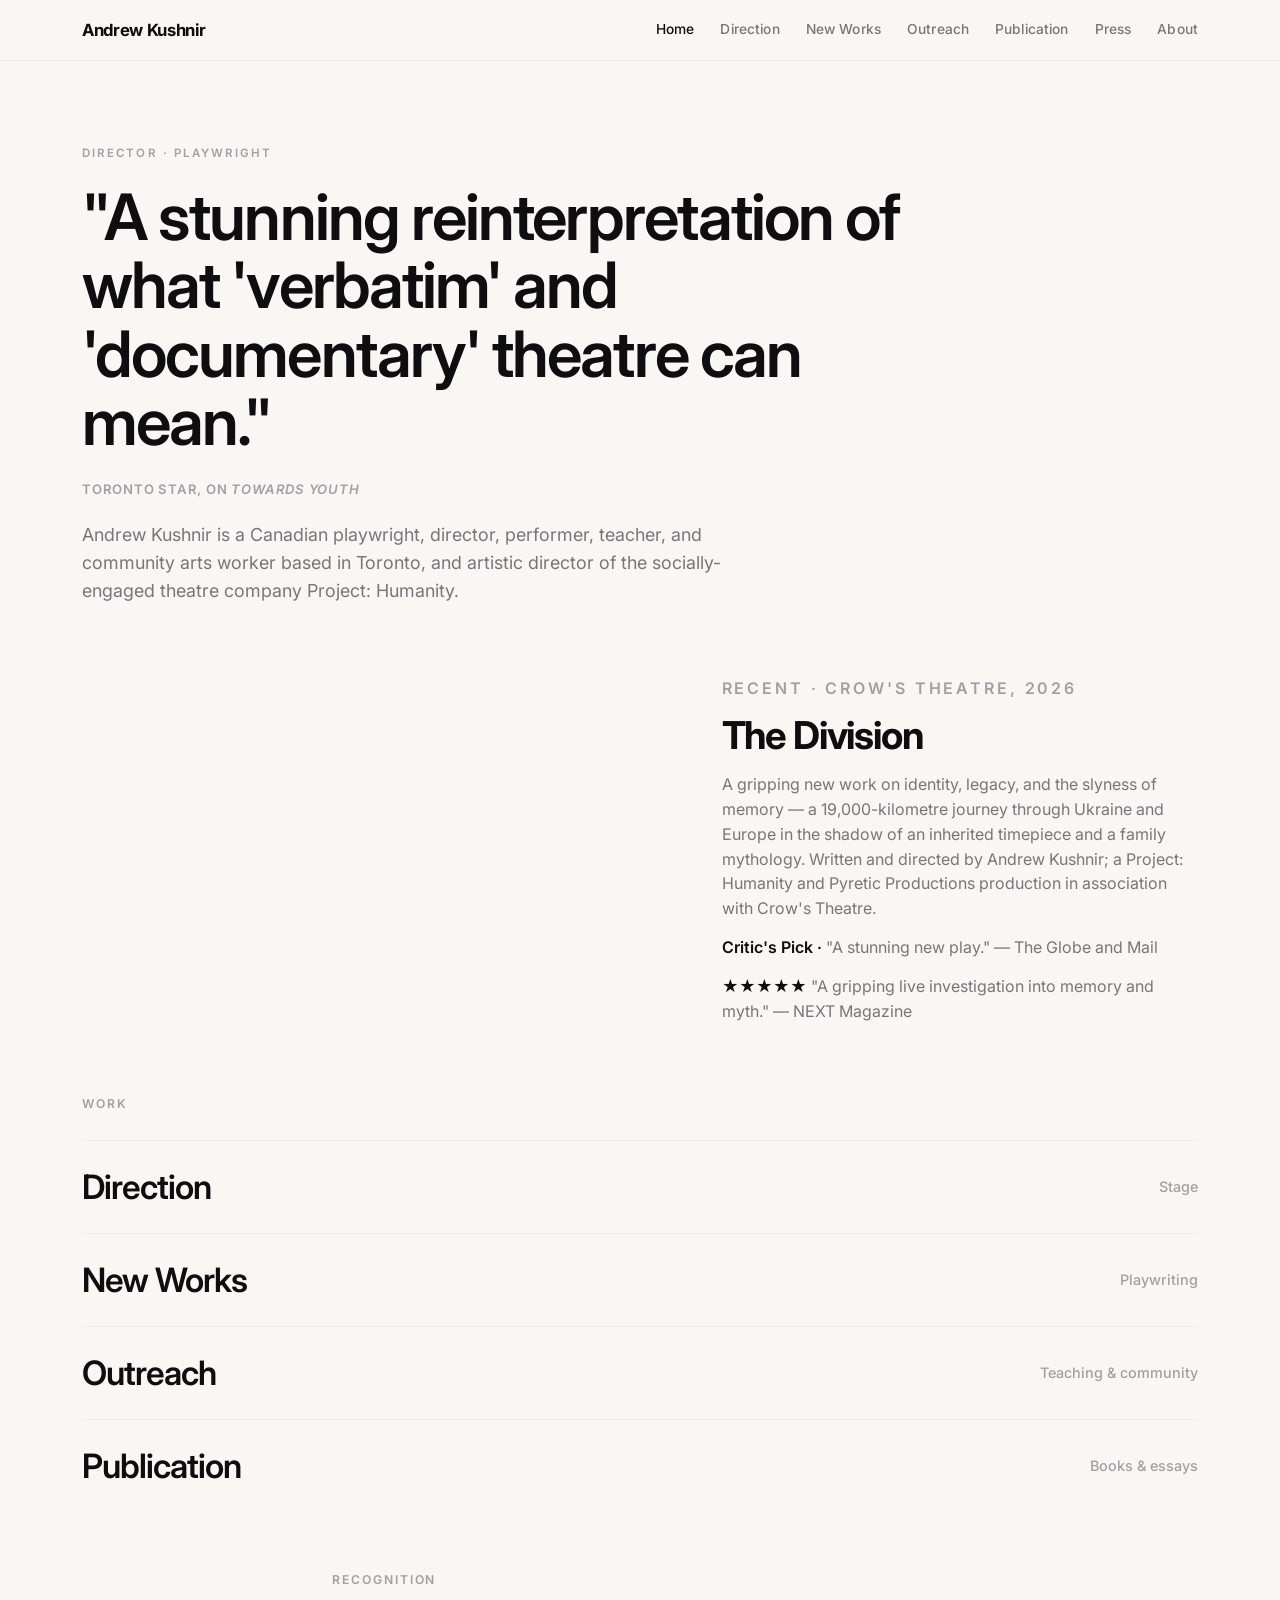
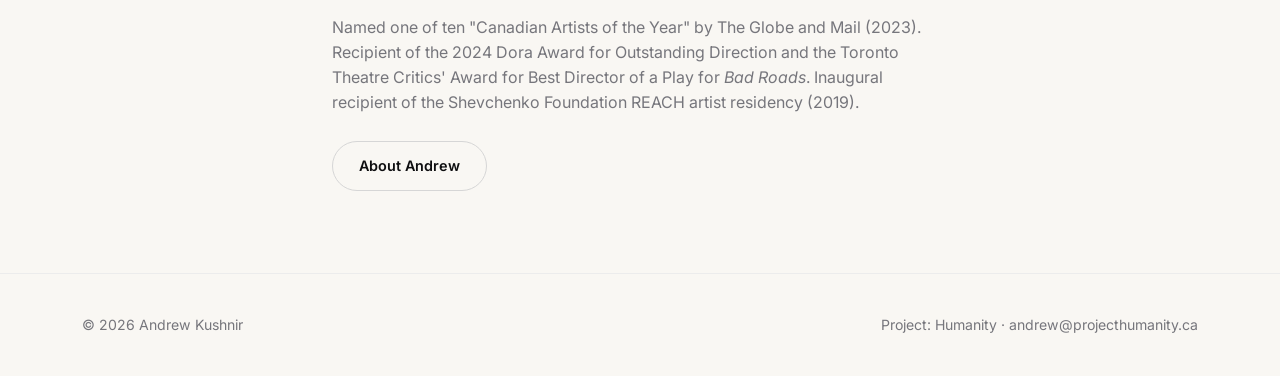
<file: index.html>
<!DOCTYPE html>
<html lang="en">
<head>
  <meta charset="UTF-8" />
  <meta name="viewport" content="width=device-width, initial-scale=1.0" />
  <title>Andrew Kushnir — Director &amp; Playwright</title>
  <meta name="description" content="Andrew Kushnir is a Toronto-based director, playwright, and documentary-theatre artist, and artistic director of Project: Humanity." />
  <link rel="canonical" href="https://www.kushnirandrew.com/" />
  <meta name="robots" content="index, follow" />
  <meta property="og:type" content="website" />
  <meta property="og:site_name" content="Andrew Kushnir" />
  <meta property="og:title" content="Andrew Kushnir — Director &amp; Playwright" />
  <meta property="og:description" content="Toronto-based director, playwright, and documentary-theatre artist; artistic director of Project: Humanity." />
  <meta property="og:url" content="https://www.kushnirandrew.com/" />
  <meta property="og:image" content="https://www.kushnirandrew.com/images/the-division/1-large.jpg" />
  <meta property="og:image:alt" content="Andrew Kushnir's The Division at Crow's Theatre — photo by Dahlia Katz" />
  <meta name="twitter:card" content="summary_large_image" />
  <meta name="twitter:title" content="Andrew Kushnir — Director &amp; Playwright" />
  <meta name="twitter:description" content="Toronto-based director, playwright, and documentary-theatre artist; artistic director of Project: Humanity." />
  <meta name="twitter:image" content="https://www.kushnirandrew.com/images/the-division/1-large.jpg" />
  <script type="application/ld+json">
  {
    "@context": "https://schema.org",
    "@type": "Person",
    "name": "Andrew Kushnir",
    "url": "https://www.kushnirandrew.com",
    "jobTitle": "Director and Playwright",
    "nationality": "Canadian",
    "image": "https://www.kushnirandrew.com/images/the-division/1-large.jpg",
    "homeLocation": { "@type": "Place", "name": "Toronto, Canada" },
    "worksFor": { "@type": "Organization", "name": "Project: Humanity", "url": "https://www.projecthumanity.ca" },
    "sameAs": [ "https://www.projecthumanity.ca" ]
  }
  </script>
  <link rel="stylesheet" href="styles.css" />
</head>
<body>
  <header class="site-header">
    <nav class="wrap nav">
      <a href="index.html" class="brand">Andrew Kushnir</a>
      <div class="nav-links">
        <a href="index.html" class="active">Home</a>
        <a href="direction.html">Direction</a>
        <a href="new-works.html">New Works</a>
        <a href="outreach.html">Outreach</a>
        <a href="publication.html">Publication</a>
        <a href="press.html">Press</a>
        <a href="about.html">About</a>
      </div>
    </nav>
  </header>

  <main>
    <section class="wrap hero">
      <p class="eyebrow">Director · Playwright</p>
      <h1 class="quote">"A stunning reinterpretation of what 'verbatim' and 'documentary' theatre can mean."</h1>
      <p class="lead" style="margin-bottom:22px;color:var(--faint);font-weight:600;font-size:0.82rem;letter-spacing:0.06em;text-transform:uppercase">Toronto Star, on <em>Towards Youth</em></p>
      <p class="lead">
        Andrew Kushnir is a Canadian playwright, director, performer, teacher, and
        community arts worker based in Toronto, and artistic director of the
        socially-engaged theatre company Project: Humanity.
      </p>
    </section>

    <!-- Featured / recent -->
    <section class="feature">
      <div class="wrap">
        <div style="padding:56.25% 0 0 0;position:relative;border-radius:4px;overflow:hidden;"><iframe src="https://player.vimeo.com/video/1213650444?badge=0&amp;autopause=0&amp;player_id=0&amp;app_id=58479" frameborder="0" allow="autoplay; fullscreen; picture-in-picture; clipboard-write; encrypted-media; web-share" referrerpolicy="strict-origin-when-cross-origin" style="position:absolute;top:0;left:0;width:100%;height:100%;" title="The Division 2026 Production Trailer"></iframe></div>
        <script src="https://player.vimeo.com/api/player.js"></script>
        <div>
          <p class="eyebrow">Recent · Crow's Theatre, 2026</p>
          <h2>The Division</h2>
          <p>
            A gripping new work on identity, legacy, and the slyness of memory — a
            19,000-kilometre journey through Ukraine and Europe in the shadow of an
            inherited timepiece and a family mythology. Written and directed by Andrew
            Kushnir; a Project: Humanity and Pyretic Productions production in
            association with Crow's Theatre.
          </p>
          <p class="stars">Critic's Pick · <span style="color:var(--muted);font-weight:400">"A stunning new play." — The Globe and Mail</span></p>
          <p class="stars">★★★★★ <span style="color:var(--muted);font-weight:400">"A gripping live investigation into memory and myth." — NEXT Magazine</span></p>
        </div>
      </div>
    </section>

    <section class="block">
      <div class="wrap">
        <h2 class="section-title">Work</h2>
        <ul class="index-list">
          <li><a href="direction.html">Direction <span class="meta">Stage</span></a></li>
          <li><a href="new-works.html">New Works <span class="meta">Playwriting</span></a></li>
          <li><a href="outreach.html">Outreach <span class="meta">Teaching &amp; community</span></a></li>
          <li><a href="publication.html">Publication <span class="meta">Books &amp; essays</span></a></li>
        </ul>
      </div>
    </section>

    <section class="block">
      <div class="wrap narrow">
        <h2 class="section-title">Recognition</h2>
        <p class="section-sub" style="margin-top:14px">
          Named one of ten "Canadian Artists of the Year" by The Globe and Mail (2023).
          Recipient of the 2024 Dora Award for Outstanding Direction and the Toronto
          Theatre Critics' Award for Best Director of a Play for <em>Bad Roads</em>.
          Inaugural recipient of the Shevchenko Foundation REACH artist residency (2019).
        </p>
        <a href="about.html" class="btn btn-ghost">About Andrew</a>
      </div>
    </section>
  </main>

  <footer class="site-footer">
    <div class="wrap footer-row">
      <span>© <span id="year"></span> Andrew Kushnir</span>
      <span>
        <a href="https://www.projecthumanity.ca">Project: Humanity</a> ·
        <a href="mailto:andrew@projecthumanity.ca">andrew@projecthumanity.ca</a>
      </span>
    </div>
  </footer>

  <script>document.getElementById('year').textContent = new Date().getFullYear();</script>
</body>
</html>
</file>
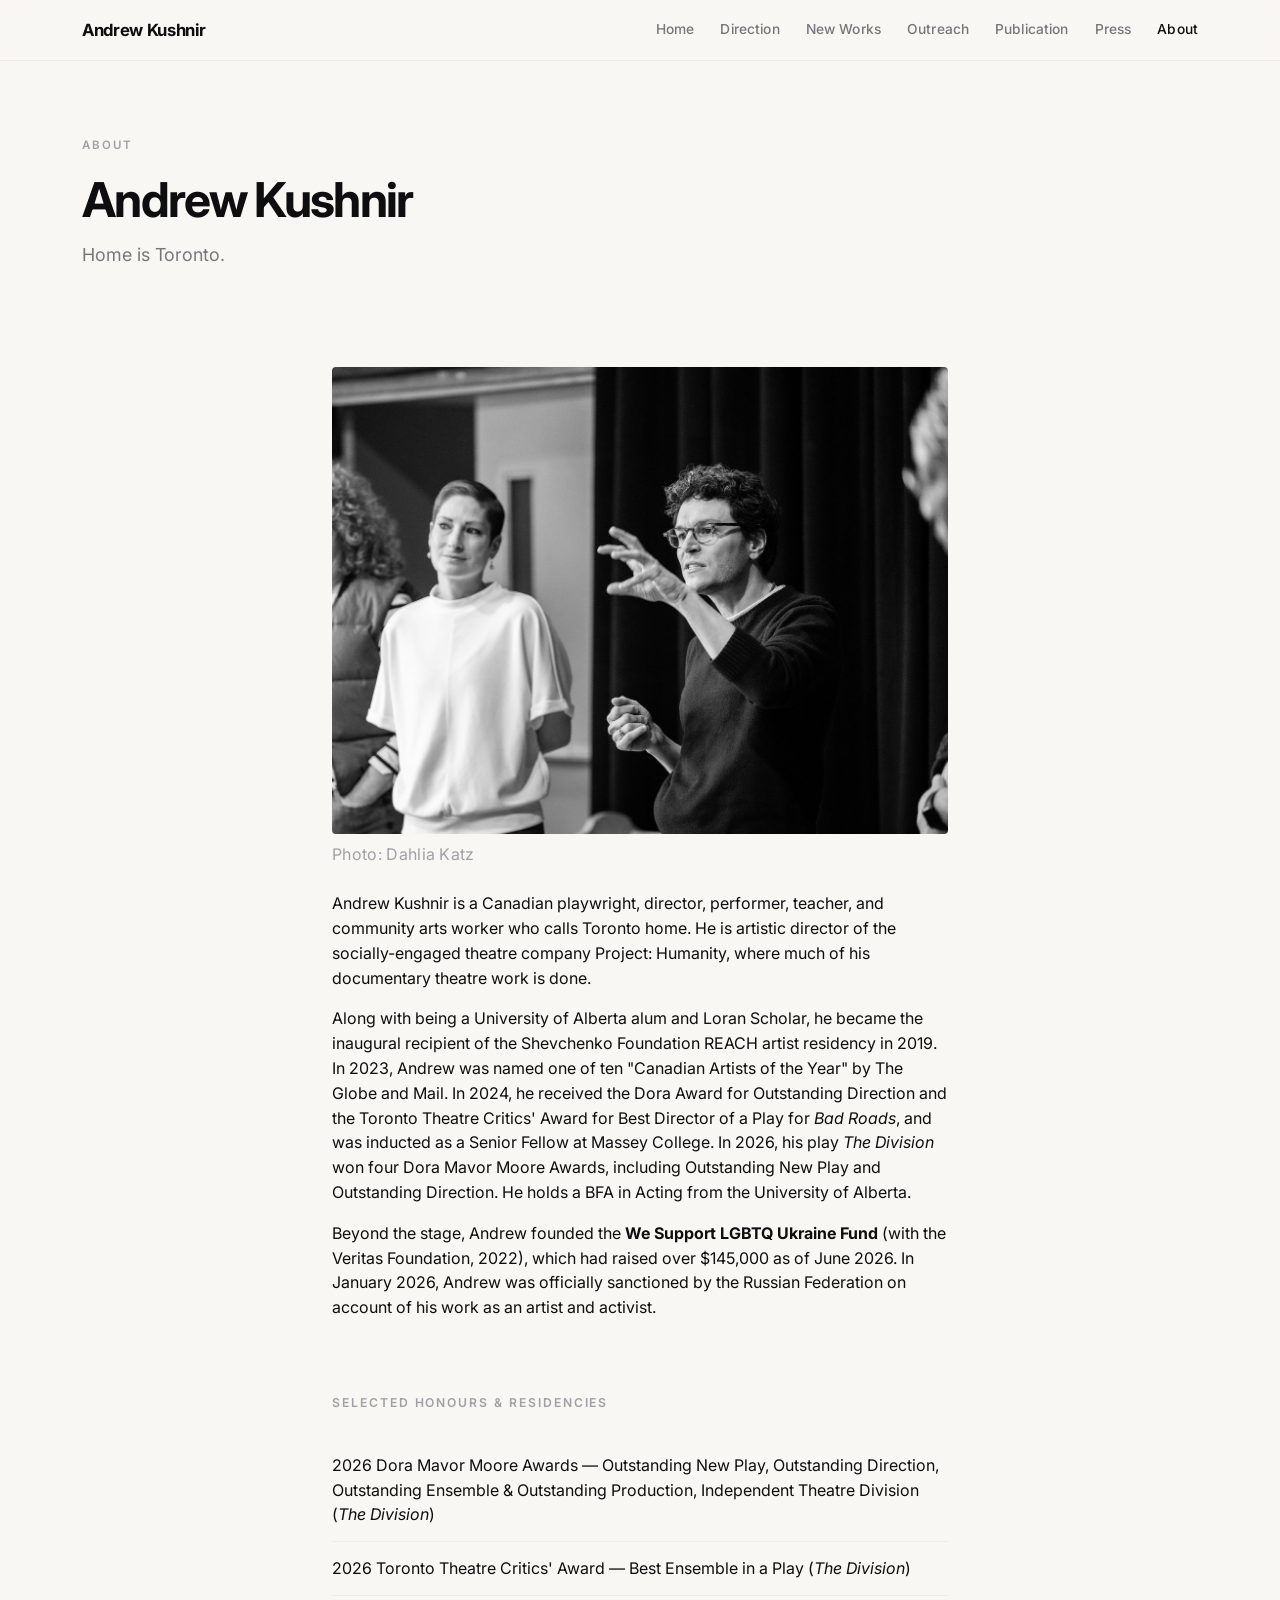
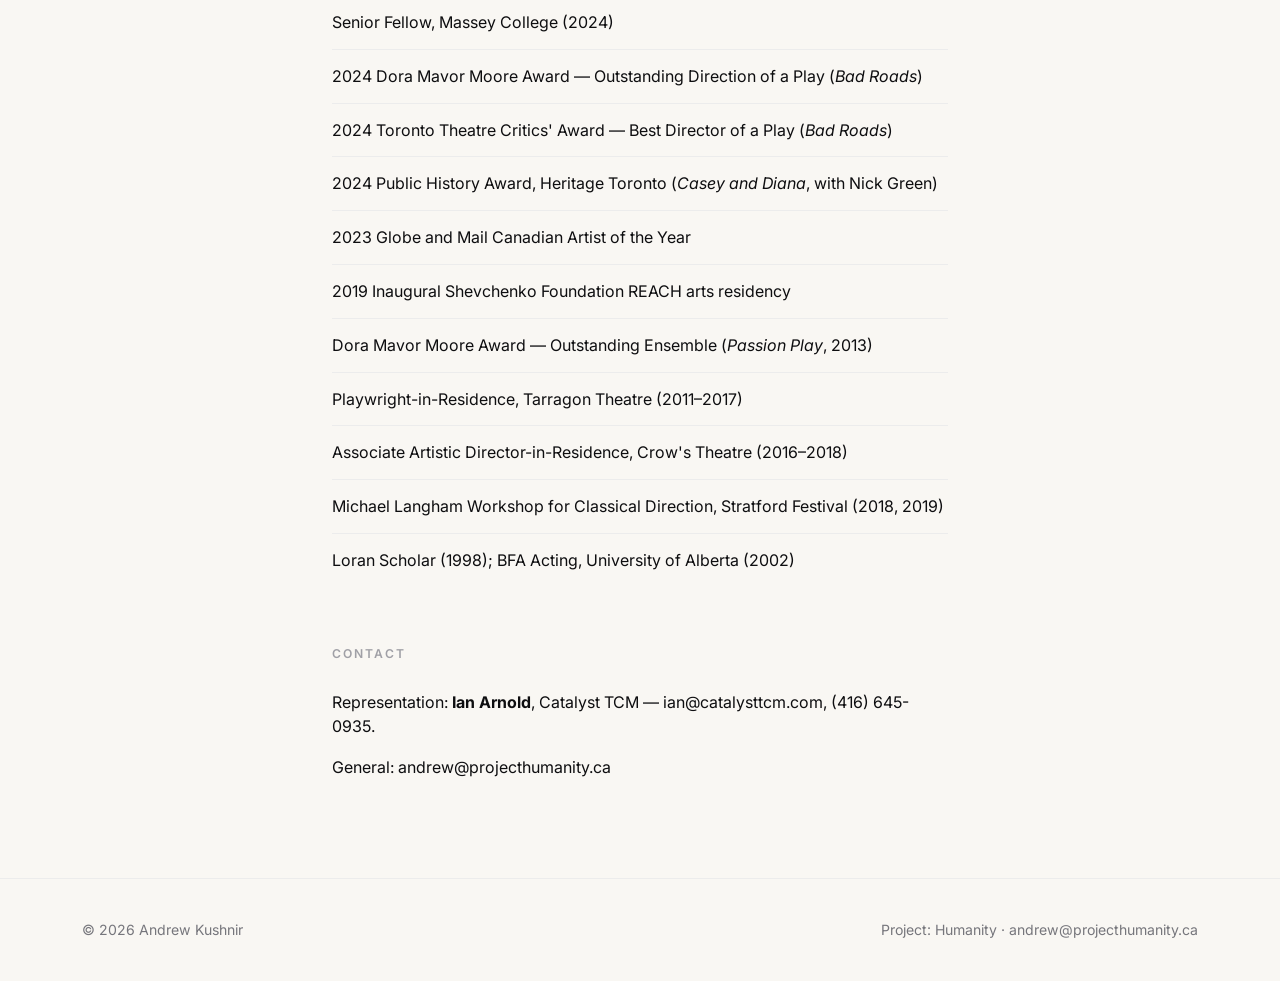
<file: about-1.html>
<!DOCTYPE html>
<html lang="en">
<head>
  <meta charset="UTF-8" />
  <title>Redirecting… — Andrew Kushnir</title>
  <link rel="canonical" href="https://www.kushnirandrew.com/about.html" />
  <meta http-equiv="refresh" content="0; url=/about.html" />
  <meta name="robots" content="noindex" />
  <script>location.replace("/about.html");</script>
</head>
<body style="font-family:-apple-system,Segoe UI,Roboto,Arial,sans-serif;padding:40px">
  This page has moved. Redirecting to <a href="/about.html">/about.html</a>…
</body>
</html>
</file>
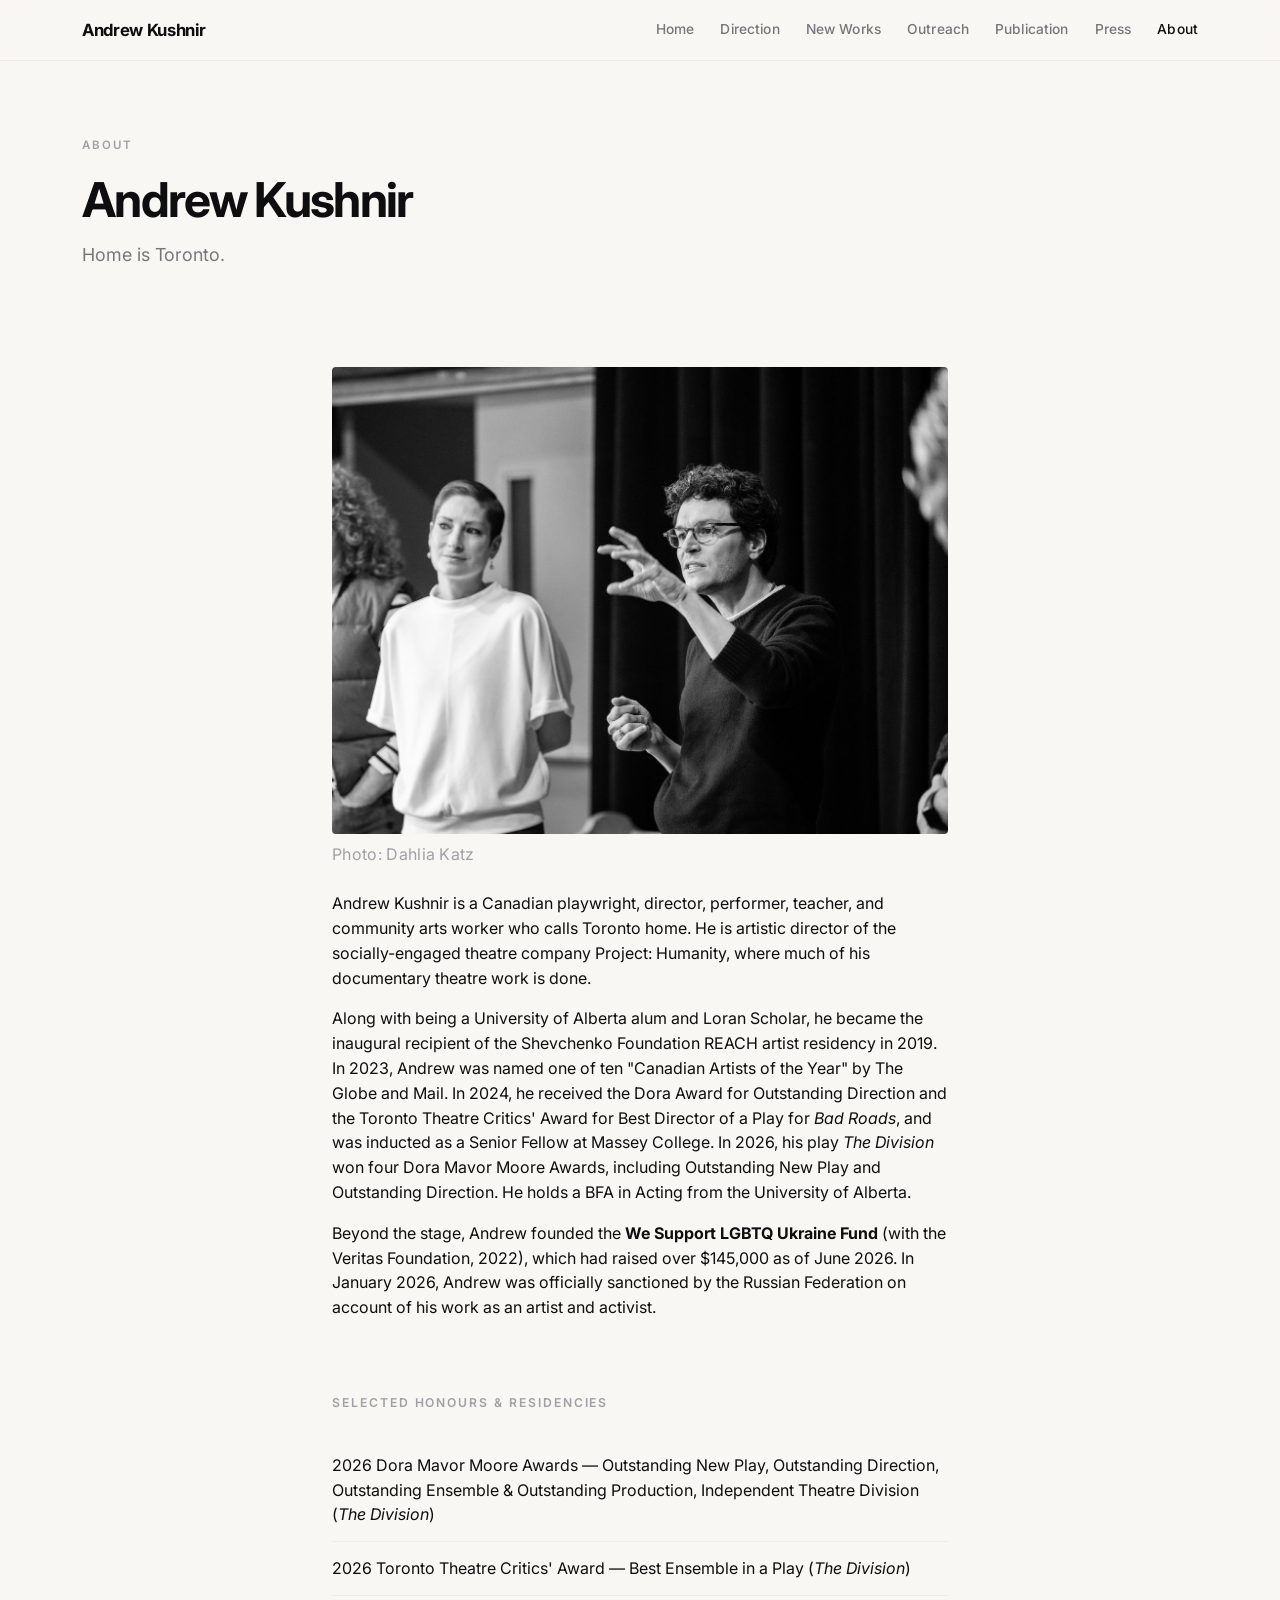
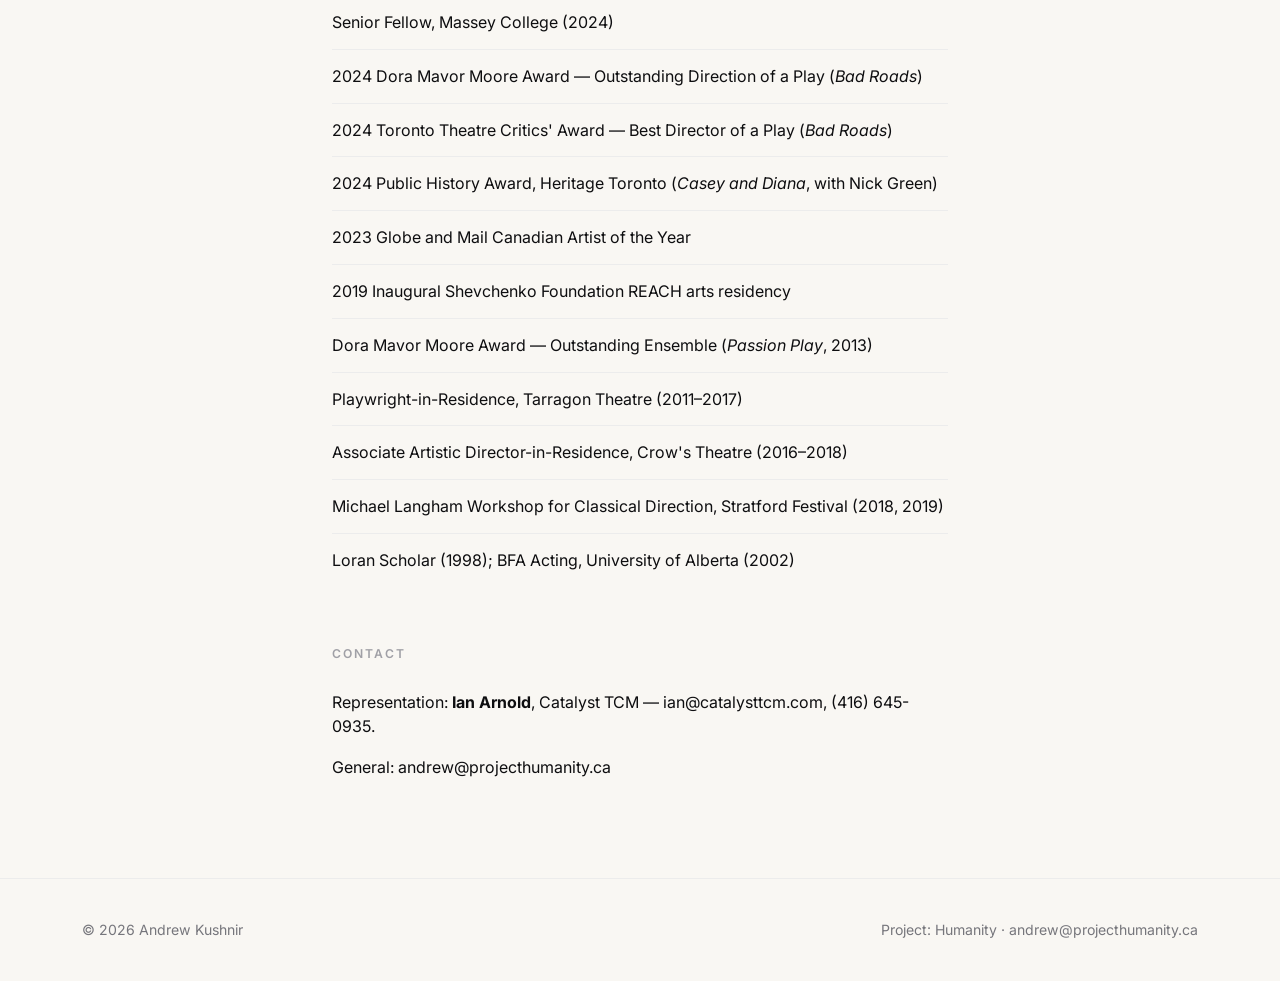
<file: about.html>
<!DOCTYPE html>
<html lang="en">
<head>
  <meta charset="UTF-8" />
  <meta name="viewport" content="width=device-width, initial-scale=1.0" />
  <title>About — Andrew Kushnir</title>
  <meta name="description" content="About Andrew Kushnir — Toronto-based director, playwright, performer, teacher, and artistic director of Project: Humanity." />
  <link rel="canonical" href="https://www.kushnirandrew.com/about.html" />
  <meta name="robots" content="index, follow" />
  <meta property="og:type" content="profile" />
  <meta property="og:site_name" content="Andrew Kushnir" />
  <meta property="og:title" content="About — Andrew Kushnir" />
  <meta property="og:description" content="Toronto-based director, playwright, performer, teacher, and artistic director of Project: Humanity." />
  <meta property="og:url" content="https://www.kushnirandrew.com/about.html" />
  <meta property="og:image" content="https://www.kushnirandrew.com/images/the-division/1-large.jpg" />
  <meta property="og:image:alt" content="Andrew Kushnir's The Division at Crow's Theatre — photo by Dahlia Katz" />
  <meta name="twitter:card" content="summary_large_image" />
  <meta name="twitter:title" content="About — Andrew Kushnir" />
  <meta name="twitter:description" content="Toronto-based director, playwright, performer, teacher, and artistic director of Project: Humanity." />
  <meta name="twitter:image" content="https://www.kushnirandrew.com/images/the-division/1-large.jpg" />
  <script type="application/ld+json">
  {
    "@context": "https://schema.org",
    "@type": "Person",
    "name": "Andrew Kushnir",
    "url": "https://www.kushnirandrew.com",
    "jobTitle": "Director and Playwright",
    "nationality": "Canadian",
    "image": "https://www.kushnirandrew.com/images/the-division/1-large.jpg",
    "homeLocation": { "@type": "Place", "name": "Toronto, Canada" },
    "alumniOf": { "@type": "CollegeOrUniversity", "name": "University of Alberta" },
    "worksFor": { "@type": "Organization", "name": "Project: Humanity", "url": "https://www.projecthumanity.ca" },
    "sameAs": [ "https://www.projecthumanity.ca" ]
  }
  </script>
  <link rel="stylesheet" href="styles.css" />
</head>
<body>
  <header class="site-header">
    <nav class="wrap nav">
      <a href="index.html" class="brand">Andrew Kushnir</a>
      <div class="nav-links">
        <a href="index.html">Home</a>
        <a href="direction.html">Direction</a>
        <a href="new-works.html">New Works</a>
        <a href="outreach.html">Outreach</a>
        <a href="publication.html">Publication</a>
        <a href="press.html">Press</a>
        <a href="about.html" class="active">About</a>
      </div>
    </nav>
  </header>

  <main>
    <section class="page-hero">
      <div class="wrap">
        <p class="eyebrow">About</p>
        <h1>Andrew Kushnir</h1>
        <p class="lead">Home is Toronto.</p>
      </div>
    </section>

    <section class="block">
      <div class="wrap narrow prose">
        <img src="andrew-about.jpg" alt="Andrew Kushnir in rehearsal — photo by Dahlia Katz" style="border-radius:4px;margin-bottom:8px" />
        <p class="photo-credit">Photo: Dahlia Katz</p>
        <p>
          Andrew Kushnir is a Canadian playwright, director, performer, teacher, and
          community arts worker who calls Toronto home. He is artistic director of the
          socially-engaged theatre company <a href="https://www.projecthumanity.ca">Project: Humanity</a>,
          where much of his documentary theatre work is done.
        </p>
        <p>
          Along with being a University of Alberta alum and Loran Scholar, he became the
          inaugural recipient of the Shevchenko Foundation REACH artist residency in 2019.
          In 2023, Andrew was named one of ten "Canadian Artists of the Year" by The Globe
          and Mail. In 2024, he received the Dora Award for Outstanding Direction and the
          Toronto Theatre Critics' Award for Best Director of a Play for <em>Bad Roads</em>,
          and was inducted as a Senior Fellow at Massey College. In 2026, his play
          <em>The Division</em> won four Dora Mavor Moore Awards, including Outstanding
          New Play and Outstanding Direction. He holds a BFA in Acting from the University
          of Alberta.
        </p>
        <p>
          Beyond the stage, Andrew founded the <strong>We Support LGBTQ Ukraine Fund</strong>
          (with the Veritas Foundation, 2022), which had raised over $145,000 as of June 2026.
          In January 2026, Andrew was officially sanctioned by the Russian Federation on
          account of his work as an artist and activist.
        </p>
      </div>
    </section>

    <section class="block">
      <div class="wrap narrow">
        <h2 class="section-title">Selected honours &amp; residencies</h2>
        <ul class="linklist">
          <li>2026 Dora Mavor Moore Awards — Outstanding New Play, Outstanding Direction, Outstanding Ensemble &amp; Outstanding Production, Independent Theatre Division (<em>The Division</em>)</li>
          <li>2026 Toronto Theatre Critics' Award — Best Ensemble in a Play (<em>The Division</em>)</li>
          <li>Senior Fellow, Massey College (2024)</li>
          <li>2024 Dora Mavor Moore Award — Outstanding Direction of a Play (<em>Bad Roads</em>)</li>
          <li>2024 Toronto Theatre Critics' Award — Best Director of a Play (<em>Bad Roads</em>)</li>
          <li>2024 Public History Award, Heritage Toronto (<em>Casey and Diana</em>, with Nick Green)</li>
          <li>2023 Globe and Mail Canadian Artist of the Year</li>
          <li>2019 Inaugural Shevchenko Foundation REACH arts residency</li>
          <li>Dora Mavor Moore Award — Outstanding Ensemble (<em>Passion Play</em>, 2013)</li>
          <li>Playwright-in-Residence, Tarragon Theatre (2011–2017)</li>
          <li>Associate Artistic Director-in-Residence, Crow's Theatre (2016–2018)</li>
          <li>Michael Langham Workshop for Classical Direction, Stratford Festival (2018, 2019)</li>
          <li>Loran Scholar (1998); BFA Acting, University of Alberta (2002)</li>
        </ul>
      </div>
    </section>

    <section class="block">
      <div class="wrap narrow prose">
        <h2 class="section-title">Contact</h2>
        <p style="margin-top:14px">
          Representation: <strong>Ian Arnold</strong>, Catalyst TCM —
          <a href="mailto:ian@catalysttcm.com">ian@catalysttcm.com</a>, (416) 645-0935.
        </p>
        <p>General: <a href="mailto:andrew@projecthumanity.ca">andrew@projecthumanity.ca</a></p>
      </div>
    </section>
  </main>

  <footer class="site-footer">
    <div class="wrap footer-row">
      <span>© <span id="year"></span> Andrew Kushnir</span>
      <span>
        <a href="https://www.projecthumanity.ca">Project: Humanity</a> ·
        <a href="mailto:andrew@projecthumanity.ca">andrew@projecthumanity.ca</a>
      </span>
    </div>
  </footer>

  <script>document.getElementById('year').textContent = new Date().getFullYear();</script>
</body>
</html>
</file>
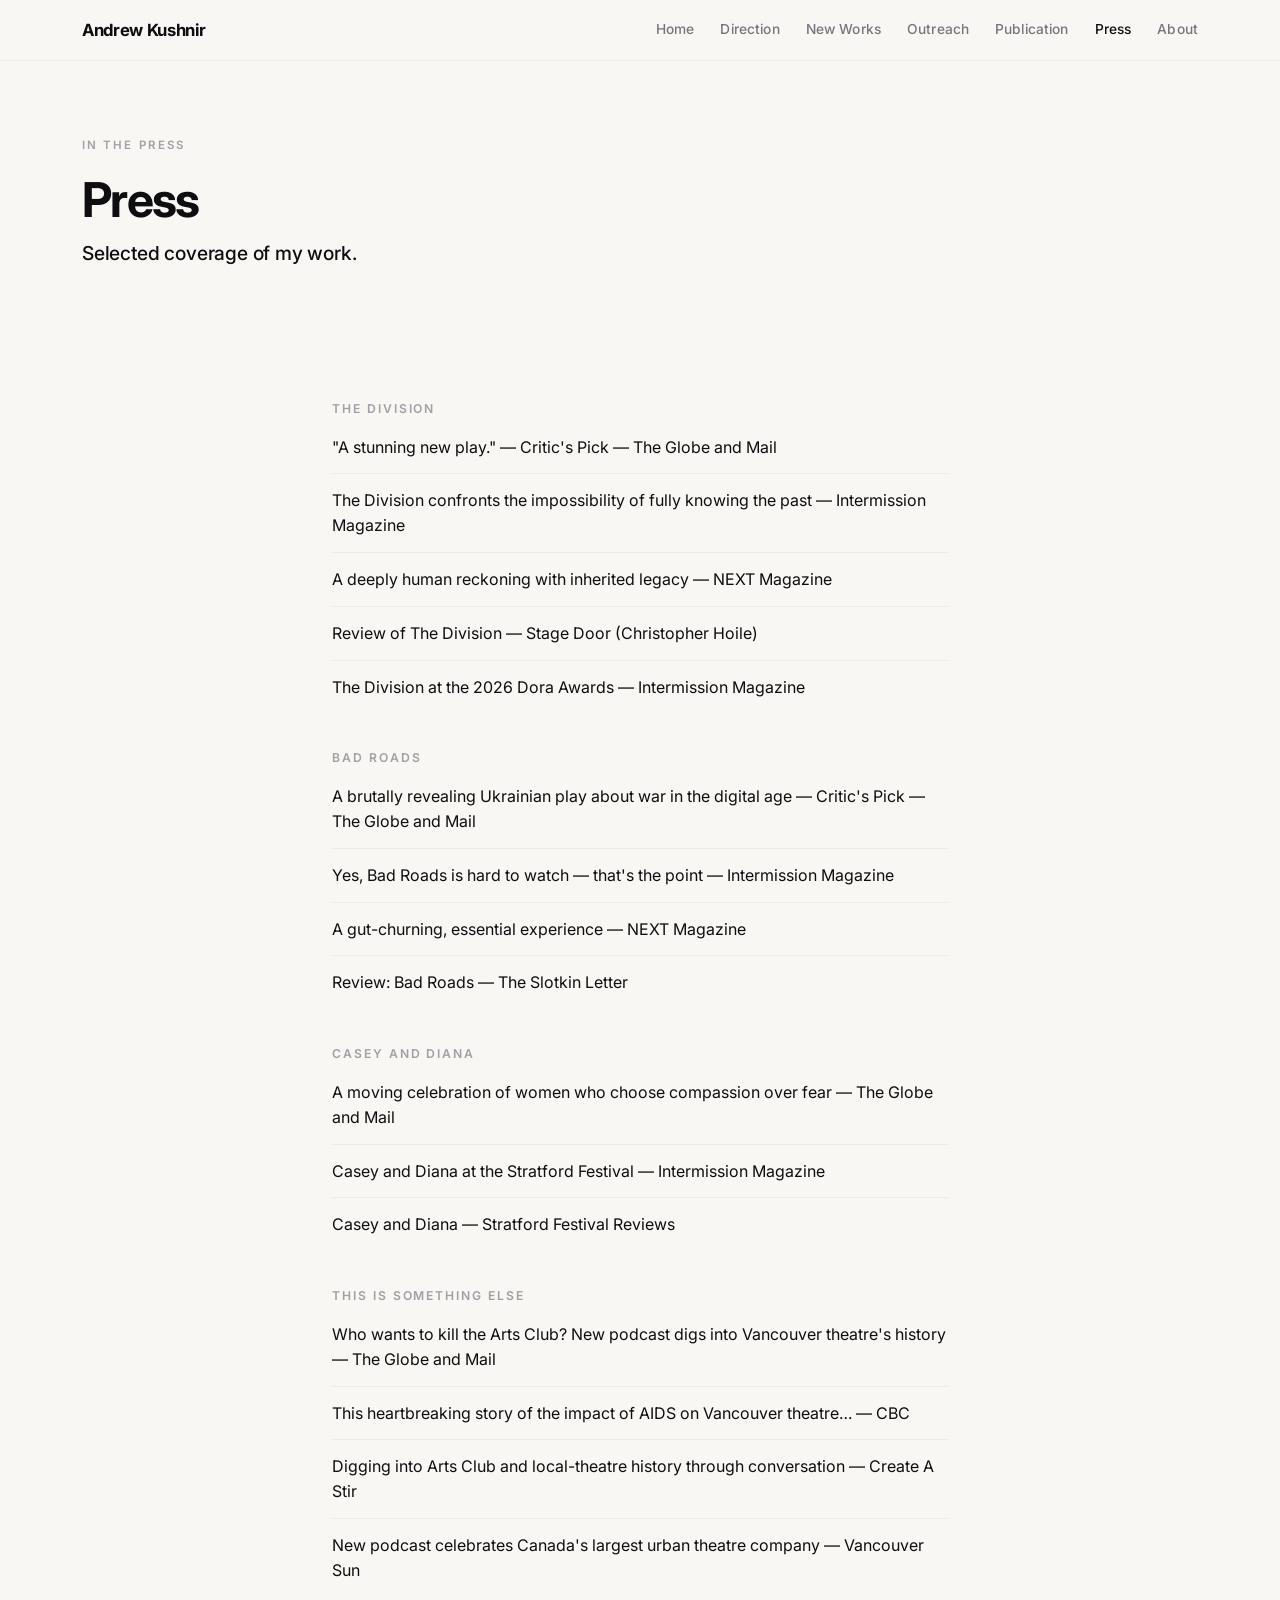
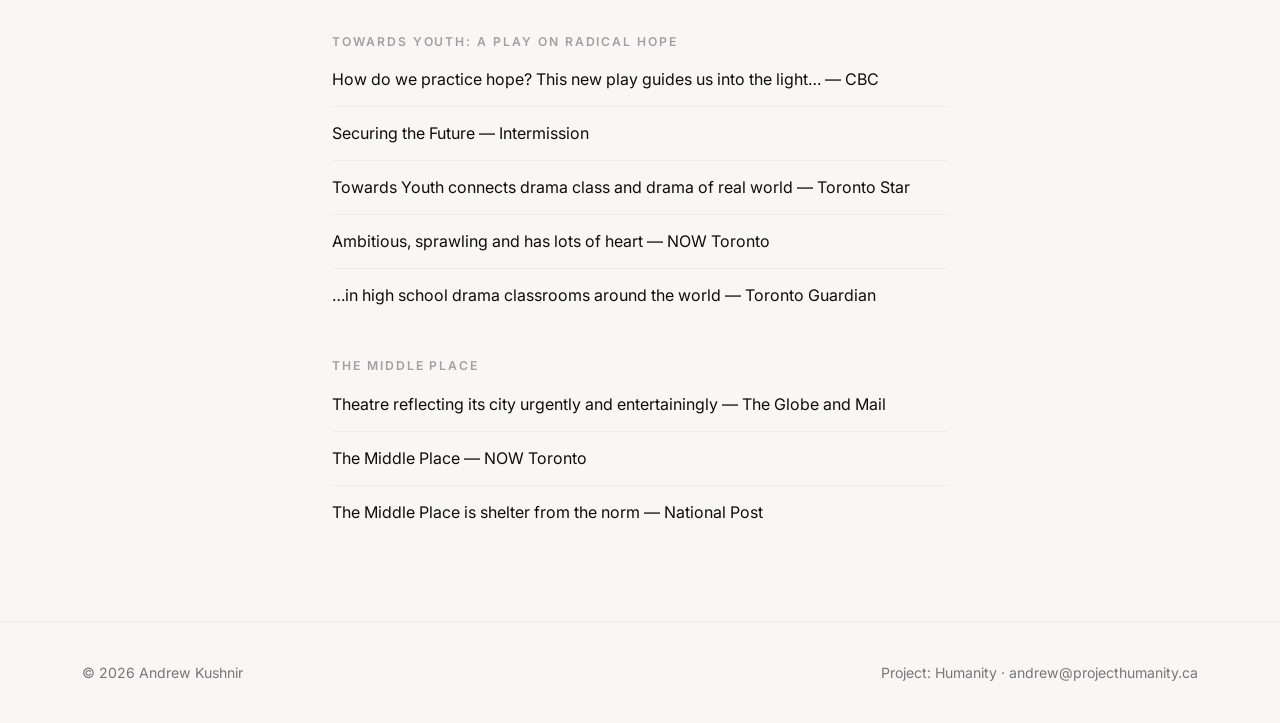
<file: inthepress.html>
<!DOCTYPE html>
<html lang="en">
<head>
  <meta charset="UTF-8" />
  <title>Redirecting… — Andrew Kushnir</title>
  <link rel="canonical" href="https://www.kushnirandrew.com/press.html" />
  <meta http-equiv="refresh" content="0; url=/press.html" />
  <meta name="robots" content="noindex" />
  <script>location.replace("/press.html");</script>
</head>
<body style="font-family:-apple-system,Segoe UI,Roboto,Arial,sans-serif;padding:40px">
  This page has moved. Redirecting to <a href="/press.html">/press.html</a>…
</body>
</html>
</file>
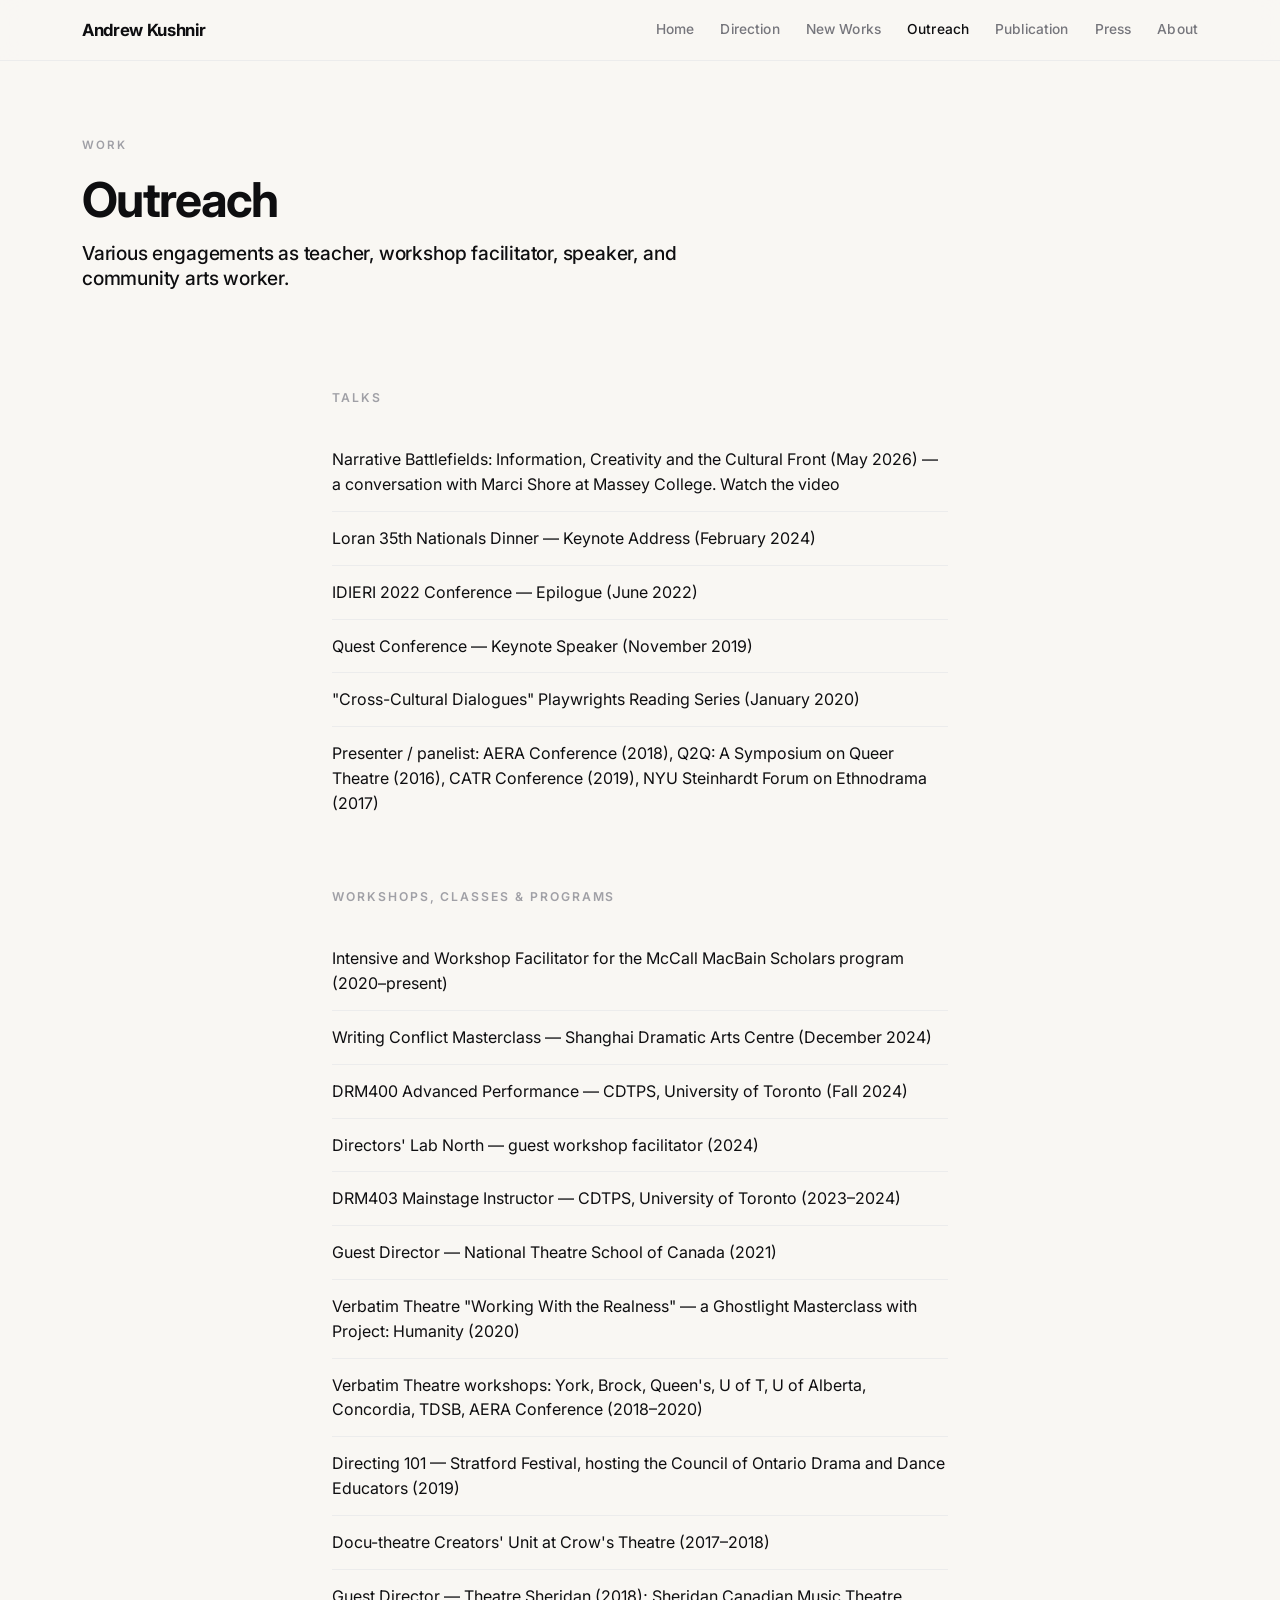
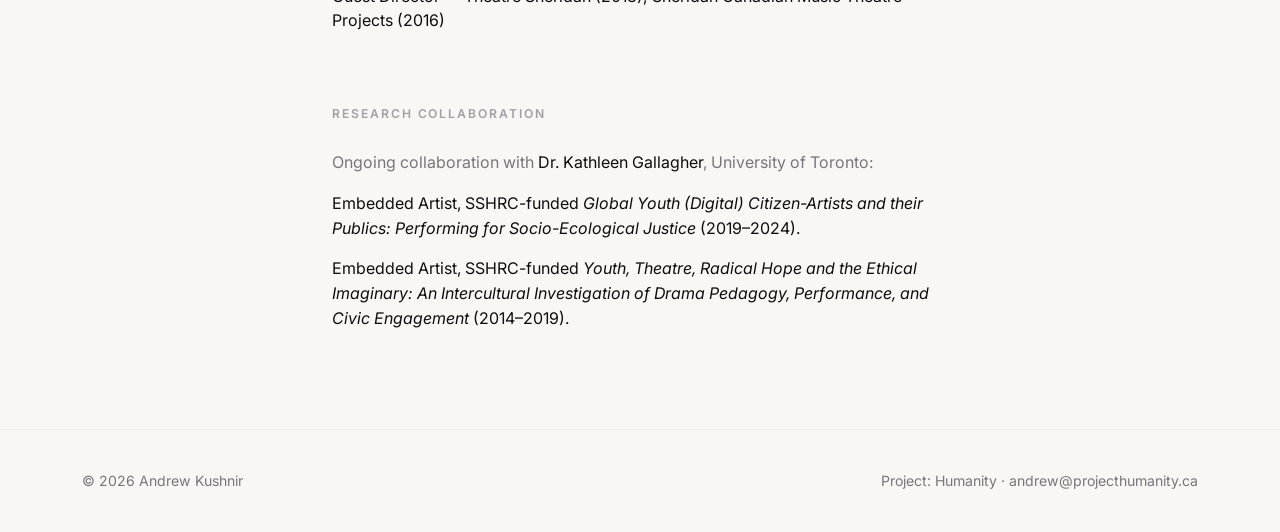
<file: outreach.html>
<!DOCTYPE html>
<html lang="en">
<head>
  <meta charset="UTF-8" />
  <meta name="viewport" content="width=device-width, initial-scale=1.0" />
  <title>Outreach — Andrew Kushnir</title>
  <meta name="description" content="Andrew Kushnir's work as a teacher, workshop facilitator, speaker, and community arts worker — talks, classes, and research with Dr. Kathleen Gallagher." />
  <link rel="canonical" href="https://www.kushnirandrew.com/outreach.html" />
  <meta name="robots" content="index, follow" />
  <meta property="og:type" content="website" />
  <meta property="og:site_name" content="Andrew Kushnir" />
  <meta property="og:title" content="Outreach — Andrew Kushnir" />
  <meta property="og:description" content="Andrew Kushnir's teaching, workshops, talks, and community arts work." />
  <meta property="og:url" content="https://www.kushnirandrew.com/outreach.html" />
  <meta property="og:image" content="https://www.kushnirandrew.com/images/the-division/1-large.jpg" />
  <meta property="og:image:alt" content="Andrew Kushnir's The Division at Crow's Theatre — photo by Dahlia Katz" />
  <meta name="twitter:card" content="summary_large_image" />
  <meta name="twitter:title" content="Outreach — Andrew Kushnir" />
  <meta name="twitter:description" content="Andrew Kushnir's teaching, workshops, talks, and community arts work." />
  <meta name="twitter:image" content="https://www.kushnirandrew.com/images/the-division/1-large.jpg" />
  <link rel="stylesheet" href="styles.css" />
</head>
<body>
  <header class="site-header">
    <nav class="wrap nav">
      <a href="index.html" class="brand">Andrew Kushnir</a>
      <div class="nav-links">
        <a href="index.html">Home</a>
        <a href="direction.html">Direction</a>
        <a href="new-works.html">New Works</a>
        <a href="outreach.html" class="active">Outreach</a>
        <a href="publication.html">Publication</a>
        <a href="press.html">Press</a>
        <a href="about.html">About</a>
      </div>
    </nav>
  </header>

  <main>
    <section class="page-hero">
      <div class="wrap">
        <p class="eyebrow">Work</p>
        <h1>Outreach</h1>
        <p class="intro">Various engagements as teacher, workshop facilitator, speaker, and community arts worker.</p>
      </div>
    </section>

    <section class="block">
      <div class="wrap narrow">
        <h2 class="section-title">Talks</h2>
        <ul class="linklist">
          <li>Narrative Battlefields: Information, Creativity and the Cultural Front (May 2026) — a conversation with Marci Shore at Massey College. <a href="https://youtu.be/jfM938KbqU8">Watch the video</a></li>
          <li>Loran 35th Nationals Dinner — Keynote Address (February 2024)</li>
          <li>IDIERI 2022 Conference — Epilogue (June 2022)</li>
          <li><a href="http://www.questconference.ca/keynote-speakers/">Quest Conference</a> — Keynote Speaker (November 2019)</li>
          <li><a href="https://www.uregina.ca/arts/english/Playwright%20Reading%20Series.html">"Cross-Cultural Dialogues" Playwrights Reading Series</a> (January 2020)</li>
          <li>Presenter / panelist: AERA Conference (2018), Q2Q: A Symposium on Queer Theatre (2016), CATR Conference (2019), NYU Steinhardt Forum on Ethnodrama (2017)</li>
        </ul>
      </div>
    </section>

    <section class="block">
      <div class="wrap narrow">
        <h2 class="section-title">Workshops, classes &amp; programs</h2>
        <ul class="linklist">
          <li>Intensive and Workshop Facilitator for the <a href="https://mccallmacbainscholars.org">McCall MacBain Scholars</a> program (2020–present)</li>
          <li>Writing Conflict Masterclass — Shanghai Dramatic Arts Centre (December 2024)</li>
          <li>DRM400 Advanced Performance — CDTPS, University of Toronto (Fall 2024)</li>
          <li>Directors' Lab North — guest workshop facilitator (2024)</li>
          <li>DRM403 Mainstage Instructor — CDTPS, University of Toronto (2023–2024)</li>
          <li>Guest Director — National Theatre School of Canada (2021)</li>
          <li>Verbatim Theatre "Working With the Realness" — a Ghostlight Masterclass with Project: Humanity (2020)</li>
          <li>Verbatim Theatre workshops: York, Brock, Queen's, U of T, U of Alberta, Concordia, TDSB, AERA Conference (2018–2020)</li>
          <li>Directing 101 — Stratford Festival, hosting the Council of Ontario Drama and Dance Educators (2019)</li>
          <li>Docu-theatre Creators' Unit at Crow's Theatre (2017–2018)</li>
          <li>Guest Director — Theatre Sheridan (2018); Sheridan Canadian Music Theatre Projects (2016)</li>
        </ul>
      </div>
    </section>

    <section class="block">
      <div class="wrap narrow prose">
        <h2 class="section-title">Research collaboration</h2>
        <p class="section-sub" style="margin-top:14px">Ongoing collaboration with <a href="https://www.oise.utoronto.ca/ctl/Faculty_Profiles/1227/Kathleen_Marie_Gallagher.html">Dr. Kathleen Gallagher</a>, University of Toronto:</p>
        <p>Embedded Artist, SSHRC-funded <em>Global Youth (Digital) Citizen-Artists and their Publics: Performing for Socio-Ecological Justice</em> (2019–2024).</p>
        <p>Embedded Artist, SSHRC-funded <em>Youth, Theatre, Radical Hope and the Ethical Imaginary: An Intercultural Investigation of Drama Pedagogy, Performance, and Civic Engagement</em> (2014–2019).</p>
      </div>
    </section>
  </main>

  <footer class="site-footer">
    <div class="wrap footer-row">
      <span>© <span id="year"></span> Andrew Kushnir</span>
      <span><a href="https://www.projecthumanity.ca">Project: Humanity</a> · <a href="mailto:andrew@projecthumanity.ca">andrew@projecthumanity.ca</a></span>
    </div>
  </footer>
  <script>document.getElementById('year').textContent = new Date().getFullYear();</script>
</body>
</html>
</file>
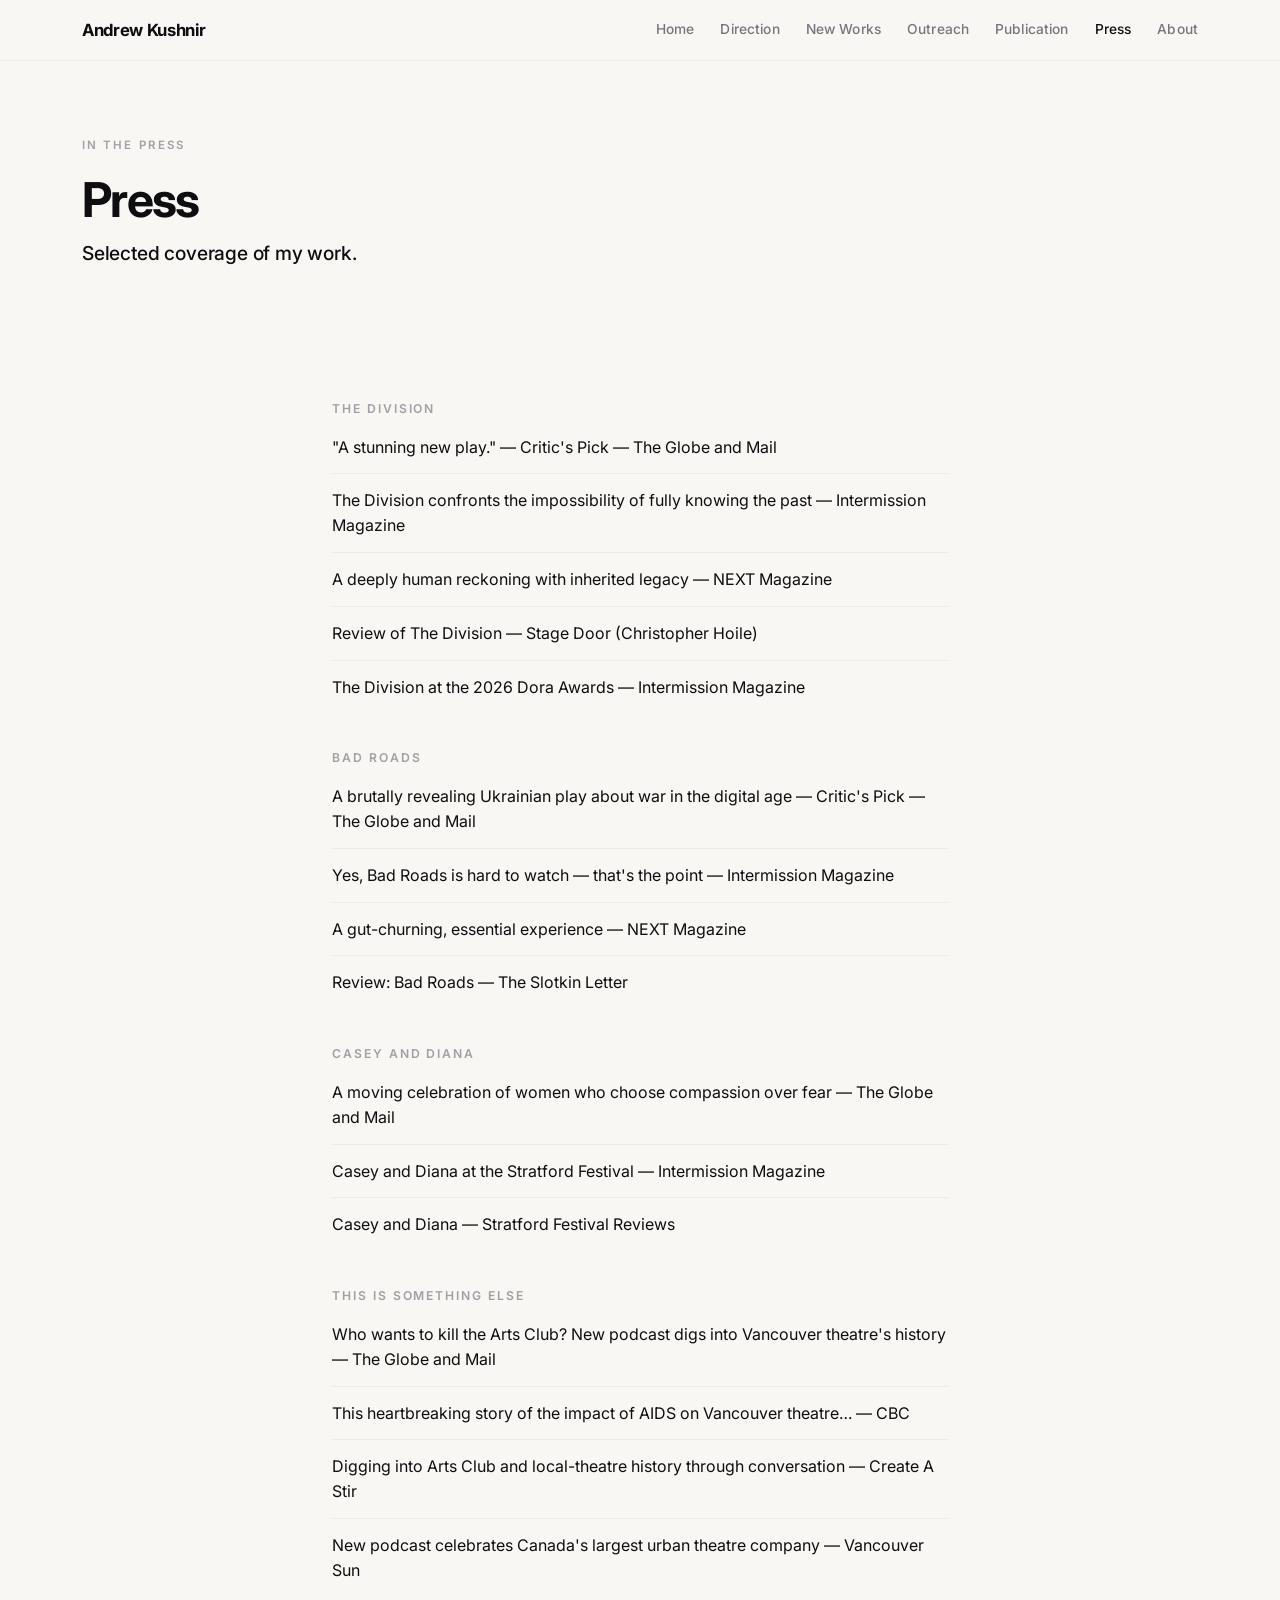
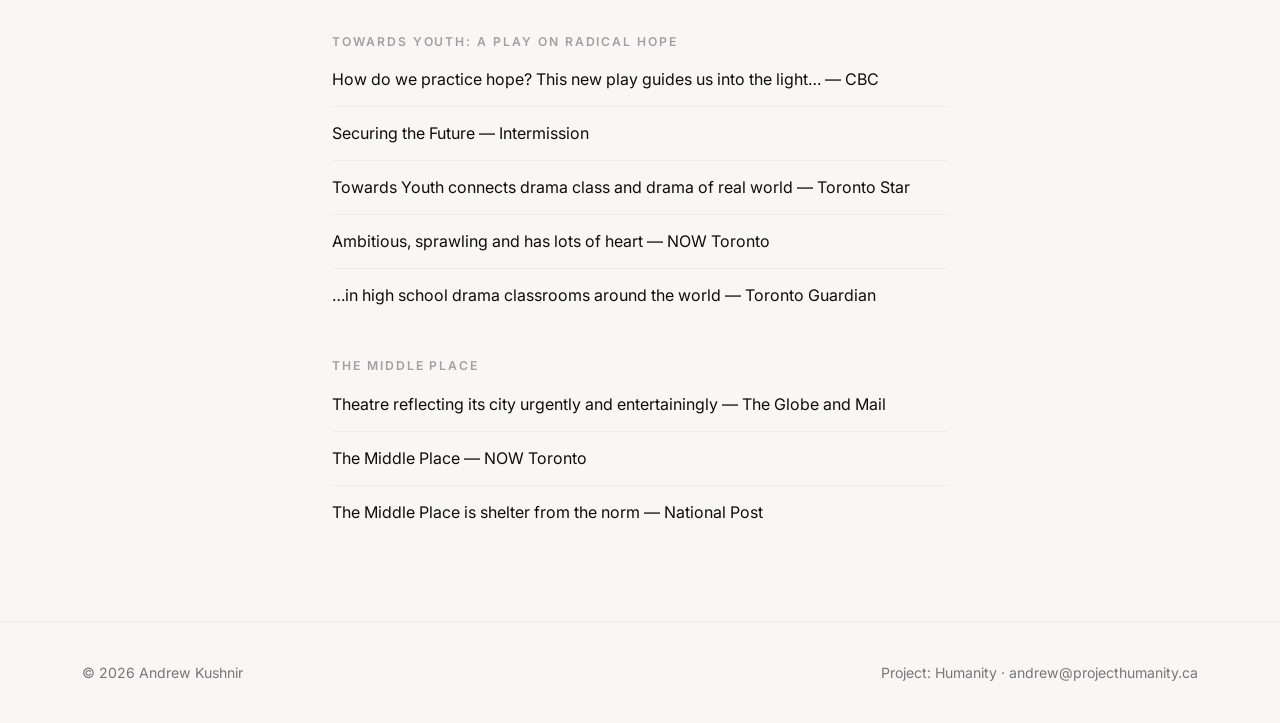
<file: press.html>
<!DOCTYPE html>
<html lang="en">
<head>
  <meta charset="UTF-8" />
  <meta name="viewport" content="width=device-width, initial-scale=1.0" />
  <title>Press — Andrew Kushnir</title>
  <meta name="description" content="Press coverage of Andrew Kushnir's work — The Division, Bad Roads, Casey and Diana, Towards Youth, and more." />
  <link rel="canonical" href="https://www.kushnirandrew.com/press.html" />
  <meta name="robots" content="index, follow" />
  <meta property="og:type" content="website" />
  <meta property="og:site_name" content="Andrew Kushnir" />
  <meta property="og:title" content="Press — Andrew Kushnir" />
  <meta property="og:description" content="Selected press for Andrew Kushnir's work — The Division, Bad Roads, Casey and Diana, and more." />
  <meta property="og:url" content="https://www.kushnirandrew.com/press.html" />
  <meta property="og:image" content="https://www.kushnirandrew.com/images/the-division/1-large.jpg" />
  <meta property="og:image:alt" content="Andrew Kushnir's The Division at Crow's Theatre — photo by Dahlia Katz" />
  <meta name="twitter:card" content="summary_large_image" />
  <meta name="twitter:title" content="Press — Andrew Kushnir" />
  <meta name="twitter:description" content="Selected press for Andrew Kushnir's work — The Division, Bad Roads, Casey and Diana, and more." />
  <meta name="twitter:image" content="https://www.kushnirandrew.com/images/the-division/1-large.jpg" />
  <link rel="stylesheet" href="styles.css" />
</head>
<body>
  <header class="site-header">
    <nav class="wrap nav">
      <a href="index.html" class="brand">Andrew Kushnir</a>
      <div class="nav-links">
        <a href="index.html">Home</a>
        <a href="direction.html">Direction</a>
        <a href="new-works.html">New Works</a>
        <a href="outreach.html">Outreach</a>
        <a href="publication.html">Publication</a>
        <a href="press.html" class="active">Press</a>
        <a href="about.html">About</a>
      </div>
    </nav>
  </header>

  <main>
    <section class="page-hero">
      <div class="wrap">
        <p class="eyebrow">In the press</p>
        <h1>Press</h1>
        <p class="intro">Selected coverage of my work.</p>
      </div>
    </section>

    <section class="block">
      <div class="wrap narrow">
        <h3 class="group-title">The Division</h3>
        <ul class="linklist">
          <li><a href="https://www.theglobeandmail.com/culture/stage/article-the-division-is-a-stunning-new-play-about-time-and-a-complex-chapter/">"A stunning new play." — Critic's Pick</a> — The Globe and Mail</li>
          <li><a href="https://www.intermissionmagazine.ca/reviews/the-division/">The Division confronts the impossibility of fully knowing the past</a> — Intermission Magazine</li>
          <li><a href="https://nextmag.ca/review-the-division-is-a-deeply-human-reckoning-with-inherited-legacy/">A deeply human reckoning with inherited legacy</a> — NEXT Magazine</li>
          <li><a href="https://www.stage-door.com/3/Reviews/">Review of The Division</a> — Stage Door (Christopher Hoile)</li>
          <li><a href="https://www.intermissionmagazine.ca/news/2026-doras/">The Division at the 2026 Dora Awards</a> — Intermission Magazine</li>
        </ul>

        <h3 class="group-title">Bad Roads</h3>
        <ul class="linklist">
          <li><a href="https://www.theglobeandmail.com/arts/theatre-and-performance/reviews/article-bad-roads-a-brutally-revealing-ukrainian-play-about-war-in-the-digital/">A brutally revealing Ukrainian play about war in the digital age — Critic's Pick</a> — The Globe and Mail</li>
          <li><a href="https://www.intermissionmagazine.ca/reviews/bad-roads-crow-s/">Yes, Bad Roads is hard to watch — that's the point</a> — Intermission Magazine</li>
          <li><a href="https://nextmag.ca/review-crow-theatres-bad-roads-is-a-gut-churning-essential-experience/">A gut-churning, essential experience</a> — NEXT Magazine</li>
          <li><a href="https://slotkinletter.com/2023/11/review-bad-roads">Review: Bad Roads</a> — The Slotkin Letter</li>
        </ul>

        <h3 class="group-title">Casey and Diana</h3>
        <ul class="linklist">
          <li><a href="https://www.theglobeandmail.com/arts/theatre-and-performance/reviews/article-stratford-festivals-aids-drama-casey-and-diana-is-moving-celebration/">A moving celebration of women who choose compassion over fear</a> — The Globe and Mail</li>
          <li><a href="https://www.intermissionmagazine.ca/reviews/casey-and-diana-stratford/">Casey and Diana at the Stratford Festival</a> — Intermission Magazine</li>
          <li><a href="https://stratfordfestivalreviews.com/blog/shows/casey-and-diana/">Casey and Diana</a> — Stratford Festival Reviews</li>
        </ul>

        <h3 class="group-title">This Is Something Else</h3>
        <ul class="linklist">
          <li><a href="https://www.theglobeandmail.com/arts/theatre-and-performance/article-who-wants-to-kill-the-arts-club-new-podcast-digs-into-vancouver/">Who wants to kill the Arts Club? New podcast digs into Vancouver theatre's history</a> — The Globe and Mail</li>
          <li><a href="https://www.cbc.ca/arts/this-heartbreaking-story-of-the-impact-of-aids-on-vancouver-theatre-reminds-us-to-honour-our-heroes-1.6093061">This heartbreaking story of the impact of AIDS on Vancouver theatre…</a> — CBC</li>
          <li><a href="https://www.createastir.ca/articles/this-is-something-else-andrew-kushnir-arts-club-theatre-history">Digging into Arts Club and local-theatre history through conversation</a> — Create A Stir</li>
          <li><a href="https://vancouversun.com/entertainment/new-podcast-celebrates-canadas-largest-urban-theatre-company">New podcast celebrates Canada's largest urban theatre company</a> — Vancouver Sun</li>
        </ul>

        <h3 class="group-title">Towards Youth: a play on radical hope</h3>
        <ul class="linklist">
          <li><a href="https://www.cbc.ca/arts/how-do-we-practice-hope-this-new-play-guides-us-into-the-light-of-the-world-s-youth-1.5056328">How do we practice hope? This new play guides us into the light…</a> — CBC</li>
          <li><a href="https://www.intermissionmagazine.ca/features/securing-the-future/">Securing the Future</a> — Intermission</li>
          <li><a href="https://www.thestar.com/entertainment/stage/2019/03/01/towards-youth-connects-drama-class-and-drama-of-real-world.html">Towards Youth connects drama class and drama of real world</a> — Toronto Star</li>
          <li><a href="https://nowtoronto.com/culture/theatre/towards-youth-a-play-on-radical-hope-project-humanity">Ambitious, sprawling and has lots of heart</a> — NOW Toronto</li>
          <li><a href="https://torontoguardian.com/2019/02/towards-youth-play-radical-hope/">…in high school drama classrooms around the world</a> — Toronto Guardian</li>
        </ul>

        <h3 class="group-title">The Middle Place</h3>
        <ul class="linklist">
          <li><a href="https://www.theglobeandmail.com/arts/theatre-and-performance/the-middle-place-theatre-reflecting-its-city-urgently-and-entertainingly/article627913/">Theatre reflecting its city urgently and entertainingly</a> — The Globe and Mail</li>
          <li><a href="https://nowtoronto.com/culture/theatre/the-middle-place">The Middle Place</a> — NOW Toronto</li>
          <li><a href="https://nationalpost.com/arts/the-middle-place-is-shelter-from-the-norm">The Middle Place is shelter from the norm</a> — National Post</li>
        </ul>
      </div>
    </section>
  </main>

  <footer class="site-footer">
    <div class="wrap footer-row">
      <span>© <span id="year"></span> Andrew Kushnir</span>
      <span><a href="https://www.projecthumanity.ca">Project: Humanity</a> · <a href="mailto:andrew@projecthumanity.ca">andrew@projecthumanity.ca</a></span>
    </div>
  </footer>
  <script>document.getElementById('year').textContent = new Date().getFullYear();</script>
</body>
</html>
</file>
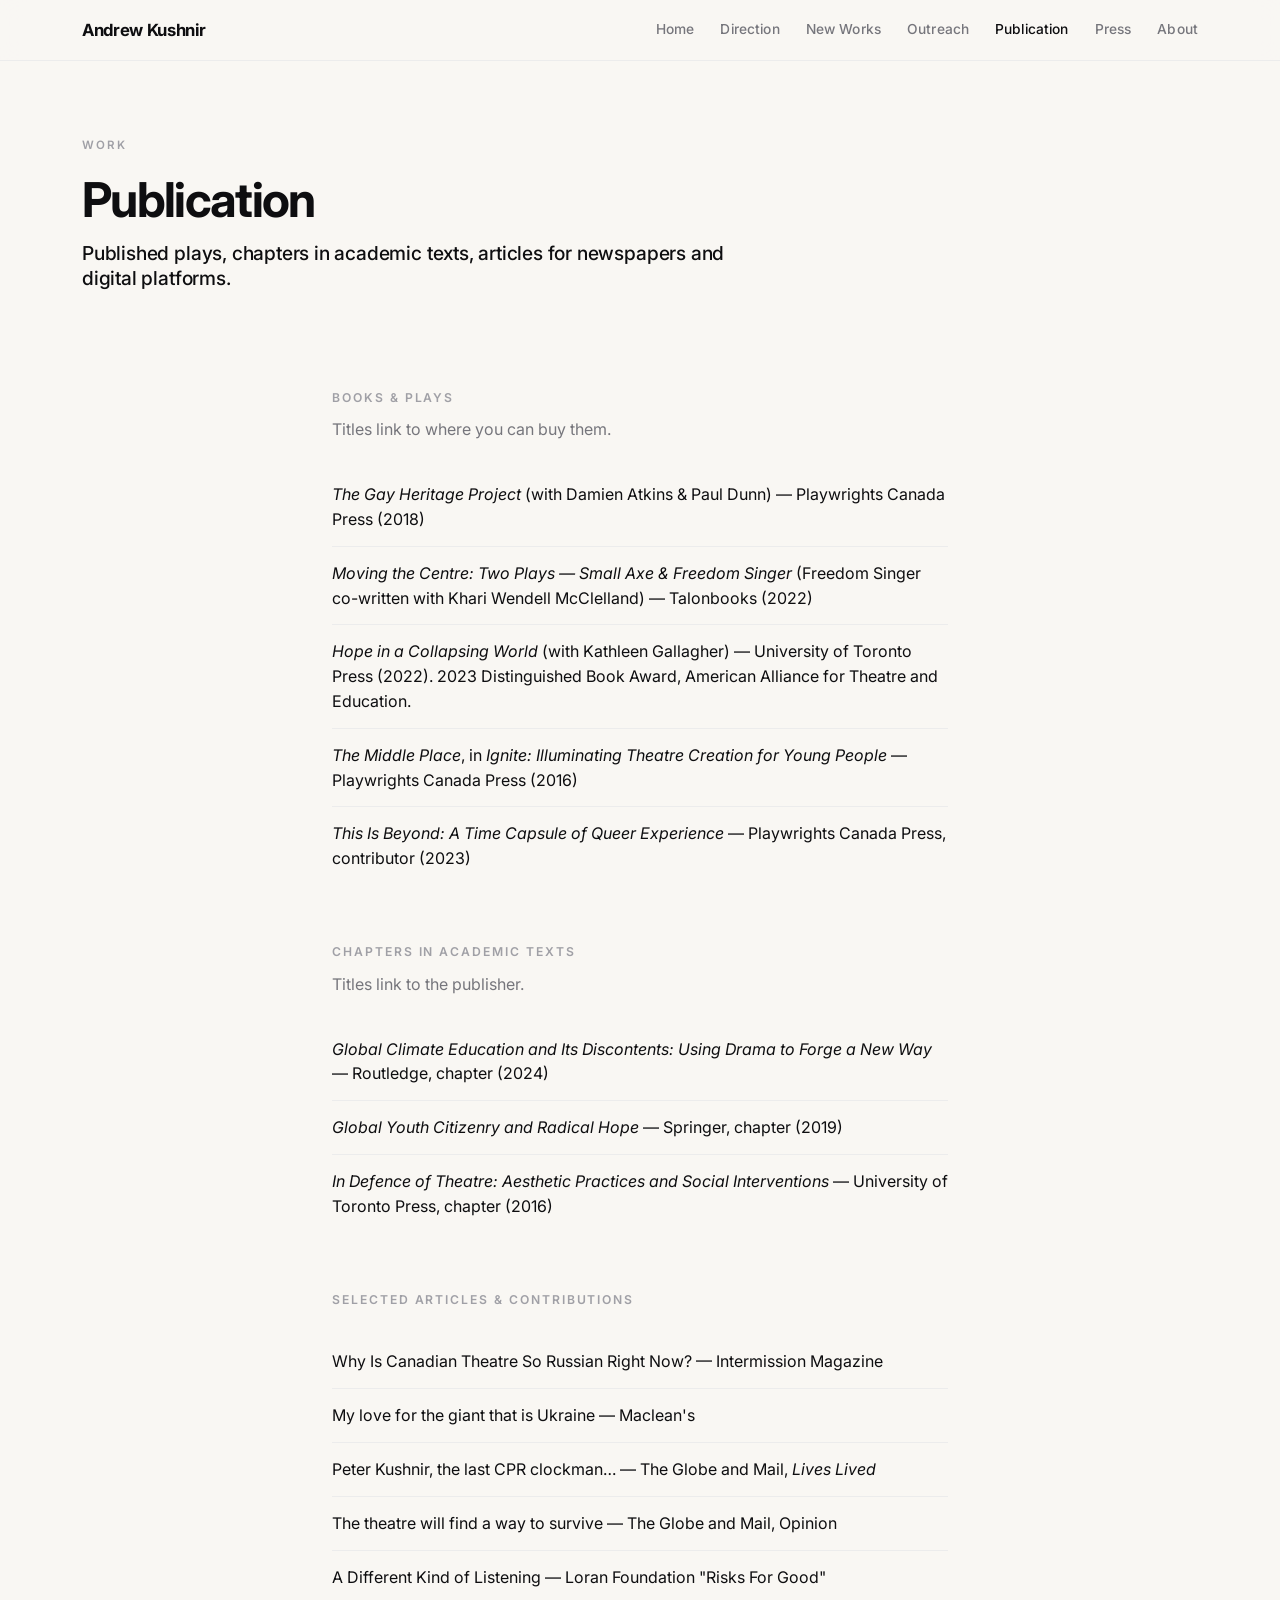
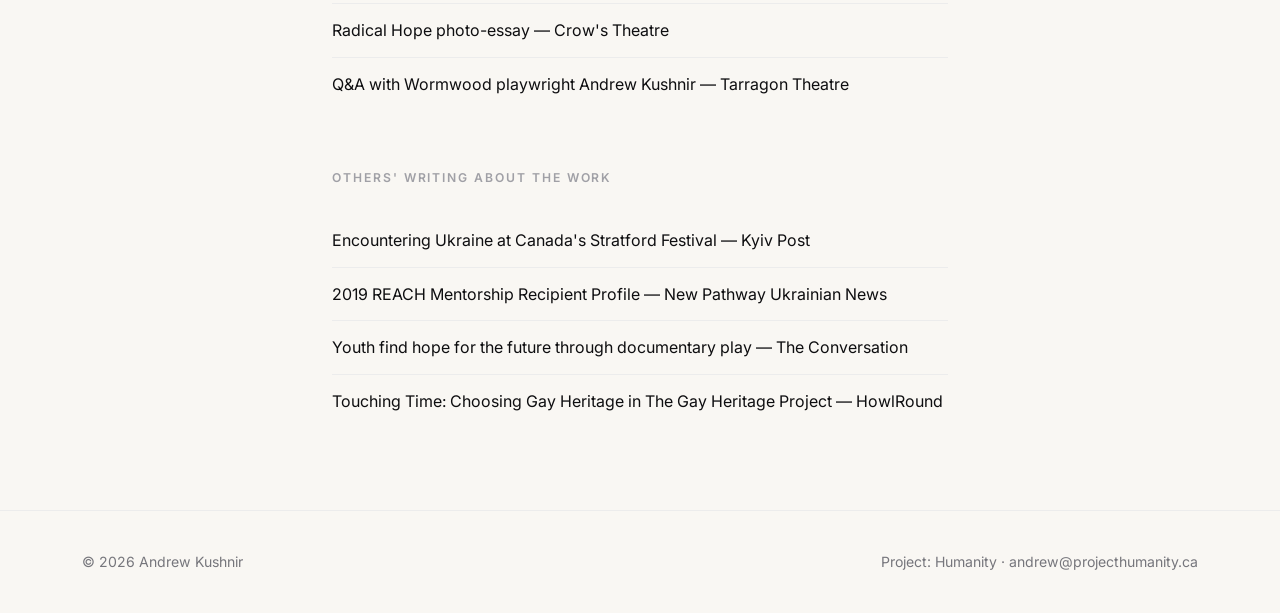
<file: publication.html>
<!DOCTYPE html>
<html lang="en">
<head>
  <meta charset="UTF-8" />
  <meta name="viewport" content="width=device-width, initial-scale=1.0" />
  <title>Publication — Andrew Kushnir</title>
  <meta name="description" content="Published plays, book chapters, and essays by Andrew Kushnir, including The Gay Heritage Project, Moving the Centre, and Hope in a Collapsing World." />
  <link rel="canonical" href="https://www.kushnirandrew.com/publication.html" />
  <meta name="robots" content="index, follow" />
  <meta property="og:type" content="website" />
  <meta property="og:site_name" content="Andrew Kushnir" />
  <meta property="og:title" content="Publication — Andrew Kushnir" />
  <meta property="og:description" content="Published plays, book chapters, and essays by Andrew Kushnir." />
  <meta property="og:url" content="https://www.kushnirandrew.com/publication.html" />
  <meta property="og:image" content="https://www.kushnirandrew.com/images/the-division/1-large.jpg" />
  <meta property="og:image:alt" content="Andrew Kushnir's The Division at Crow's Theatre — photo by Dahlia Katz" />
  <meta name="twitter:card" content="summary_large_image" />
  <meta name="twitter:title" content="Publication — Andrew Kushnir" />
  <meta name="twitter:description" content="Published plays, book chapters, and essays by Andrew Kushnir." />
  <meta name="twitter:image" content="https://www.kushnirandrew.com/images/the-division/1-large.jpg" />
  <link rel="stylesheet" href="styles.css" />
</head>
<body>
  <header class="site-header">
    <nav class="wrap nav">
      <a href="index.html" class="brand">Andrew Kushnir</a>
      <div class="nav-links">
        <a href="index.html">Home</a>
        <a href="direction.html">Direction</a>
        <a href="new-works.html">New Works</a>
        <a href="outreach.html">Outreach</a>
        <a href="publication.html" class="active">Publication</a>
        <a href="press.html">Press</a>
        <a href="about.html">About</a>
      </div>
    </nav>
  </header>

  <main>
    <section class="page-hero">
      <div class="wrap">
        <p class="eyebrow">Work</p>
        <h1>Publication</h1>
        <p class="intro">Published plays, chapters in academic texts, articles for newspapers and digital platforms.</p>
      </div>
    </section>

    <section class="block">
      <div class="wrap narrow">
        <h2 class="section-title">Books &amp; plays</h2>
        <p class="section-sub">Titles link to where you can buy them.</p>
        <ul class="linklist">
          <li><a href="https://www.playwrightscanada.com/Books/T/The-Gay-Heritage-Project"><em>The Gay Heritage Project</em></a> (with Damien Atkins &amp; Paul Dunn) — Playwrights Canada Press (2018)</li>
          <li><a href="https://talonbooks.com/books/moving-the-centre"><em>Moving the Centre: Two Plays — Small Axe &amp; Freedom Singer</em></a> (Freedom Singer co-written with Khari Wendell McClelland) — Talonbooks (2022)</li>
          <li><a href="https://utppublishing.com/doi/book/10.3138/9781487541200"><em>Hope in a Collapsing World</em></a> (with Kathleen Gallagher) — University of Toronto Press (2022). 2023 Distinguished Book Award, American Alliance for Theatre and Education.</li>
          <li><a href="https://www.playwrightscanada.com/Books/I/Ignite"><em>The Middle Place</em>, in <em>Ignite: Illuminating Theatre Creation for Young People</em></a> — Playwrights Canada Press (2016)</li>
          <li><a href="https://www.playwrightscanada.com/Books/T/This-is-Beyond"><em>This Is Beyond: A Time Capsule of Queer Experience</em></a> — Playwrights Canada Press, contributor (2023)</li>
        </ul>
      </div>
    </section>

    <section class="block">
      <div class="wrap narrow">
        <h2 class="section-title">Chapters in academic texts</h2>
        <p class="section-sub">Titles link to the publisher.</p>
        <ul class="linklist">
          <li><a href="https://www.routledge.com/Global-Climate-Education-and-Its-Discontents-Using-Drama-to-Forge-a-New-Way/Gallagher-Balt/p/book/9781032615639"><em>Global Climate Education and Its Discontents: Using Drama to Forge a New Way</em></a> — Routledge, chapter (2024)</li>
          <li><a href="https://link.springer.com/book/10.1007/978-981-15-1282-7"><em>Global Youth Citizenry and Radical Hope</em></a> — Springer, chapter (2019)</li>
          <li><a href="https://utppublishing.com/doi/book/10.3138/9781442630802"><em>In Defence of Theatre: Aesthetic Practices and Social Interventions</em></a> — University of Toronto Press, chapter (2016)</li>
        </ul>
      </div>
    </section>

    <section class="block">
      <div class="wrap narrow">
        <h2 class="section-title">Selected articles &amp; contributions</h2>
        <ul class="linklist">
          <li><a href="https://www.intermissionmagazine.ca/artist-perspective/why-is-canadian-theatre-so-russian-right-now/">Why Is Canadian Theatre So Russian Right Now?</a> — Intermission Magazine</li>
          <li><a href="https://macleans.ca/news/canada/my-love-for-the-giant-that-is-ukraine/">My love for the giant that is Ukraine</a> — Maclean's</li>
          <li><a href="https://www.theglobeandmail.com/life/article-peter-kushnir-the-last-cpr-clockman-spoke-a-rare-horological/">Peter Kushnir, the last CPR clockman…</a> — The Globe and Mail, <em>Lives Lived</em></li>
          <li><a href="https://www.theglobeandmail.com/arts/theatre-and-performance/article-the-coronavirus-crisis-is-going-to-be-hard-on-actors-but-the-theatre/">The theatre will find a way to survive</a> — The Globe and Mail, Opinion</li>
          <li><a href="https://medium.com/@loranscholar/andrew-kushnir-98-a-different-kind-of-listening-4c9115aef503">A Different Kind of Listening</a> — Loran Foundation "Risks For Good"</li>
          <li><a href="https://www.crowstheatre.com/about-crows/news/photo-essay-with-andrew-kushnir">Radical Hope photo-essay</a> — Crow's Theatre</li>
          <li><a href="http://www.tarragontheatre.com/qa-andrew-kushnir/">Q&amp;A with Wormwood playwright Andrew Kushnir</a> — Tarragon Theatre</li>
        </ul>
      </div>
    </section>

    <section class="block">
      <div class="wrap narrow">
        <h2 class="section-title">Others' writing about the work</h2>
        <ul class="linklist">
          <li><a href="https://www.kyivpost.com/post/30567">Encountering Ukraine at Canada's Stratford Festival</a> — Kyiv Post</li>
          <li><a href="https://www.newpathway.ca/andrew-kushnir-2019-reach-mentorship-recepient/">2019 REACH Mentorship Recipient Profile</a> — New Pathway Ukrainian News</li>
          <li><a href="https://theconversation.com/youth-find-hope-for-the-future-through-documentary-play-113525">Youth find hope for the future through documentary play</a> — The Conversation</li>
          <li><a href="https://howlround.com/touching-time">Touching Time: Choosing Gay Heritage in The Gay Heritage Project</a> — HowlRound</li>
        </ul>
      </div>
    </section>
  </main>

  <footer class="site-footer">
    <div class="wrap footer-row">
      <span>© <span id="year"></span> Andrew Kushnir</span>
      <span><a href="https://www.projecthumanity.ca">Project: Humanity</a> · <a href="mailto:andrew@projecthumanity.ca">andrew@projecthumanity.ca</a></span>
    </div>
  </footer>
  <script>document.getElementById('year').textContent = new Date().getFullYear();</script>
</body>
</html>
</file>
<file: styles.css>
@import url('https://fonts.googleapis.com/css2?family=Inter:wght@400;500;600;700;800&display=swap');

:root {
  --bg: #f9f7f3;
  --text: #0e0e10;
  --muted: #76767c;
  --faint: #a0a0a6;
  --line: #ececec;
  --accent: #0e0e10;
  --max: 1180px;
  --measure: 680px;
  --sans: "Inter", -apple-system, BlinkMacSystemFont, "Segoe UI", Roboto, Helvetica, Arial, sans-serif;
}

* { box-sizing: border-box; margin: 0; padding: 0; }
html { scroll-behavior: smooth; }

body {
  font-family: var(--sans);
  color: var(--text);
  background: var(--bg);
  line-height: 1.55;
  font-size: 16px;
  -webkit-font-smoothing: antialiased;
  text-rendering: optimizeLegibility;
}

img { max-width: 100%; display: block; }
a { color: var(--text); text-decoration: none; }
a:hover { text-decoration: underline; text-underline-offset: 3px; }

.wrap { max-width: var(--max); margin: 0 auto; padding: 0 32px; }
.narrow { max-width: var(--measure); }

/* Header / nav */
.site-header { position: sticky; top: 0; background: rgba(249,247,243,0.9); backdrop-filter: saturate(180%) blur(12px); z-index: 30; border-bottom: 1px solid var(--line); }
.nav { display: flex; align-items: center; justify-content: space-between; height: 60px; gap: 24px; }
.brand { font-weight: 700; font-size: 1.05rem; letter-spacing: -0.02em; white-space: nowrap; }
.brand:hover { text-decoration: none; }
.nav-links { display: flex; gap: 26px; flex-wrap: wrap; }
.nav-links a { color: var(--muted); font-weight: 500; font-size: 0.86rem; letter-spacing: 0.01em; transition: color 0.15s; }
.nav-links a:hover { color: var(--text); text-decoration: none; }
.nav-links a.active { color: var(--text); }

/* Hero */
.hero { padding-top: 84px; padding-bottom: 64px; }
.eyebrow { color: var(--faint); font-weight: 600; font-size: 0.72rem; letter-spacing: 0.18em; text-transform: uppercase; margin-bottom: 20px; }
h1 { font-weight: 700; letter-spacing: -0.035em; line-height: 1.04; }
.hero h1 { font-size: clamp(2.2rem, 6vw, 4rem); margin-bottom: 22px; max-width: 17ch; }
.hero h1.quote { font-weight: 600; letter-spacing: -0.03em; line-height: 1.07; max-width: 20ch; }
.page-hero { padding-top: 76px; padding-bottom: 40px; }
.page-hero h1 { font-size: clamp(1.9rem, 4.5vw, 3rem); margin-bottom: 16px; }
.lead { font-size: 1.12rem; color: var(--muted); max-width: var(--measure); font-weight: 400; }
.intro { font-size: 1.2rem; color: var(--text); max-width: var(--measure); font-weight: 500; letter-spacing: -0.01em; line-height: 1.3; }

.cta-row { display: flex; gap: 12px; margin-top: 30px; flex-wrap: wrap; }
.btn { display: inline-block; font-weight: 600; font-size: 0.9rem; padding: 13px 26px; border-radius: 999px; transition: all 0.18s; }
.btn:hover { text-decoration: none; }
.btn-primary { background: var(--text); color: #fff; }
.btn-primary:hover { opacity: 0.82; }
.btn-ghost { color: var(--text); border: 1px solid #d6d6d6; background: transparent; }
.btn-ghost:hover { border-color: var(--text); }

/* Sections */
section.block { padding: 58px 0; }
section.block + section.block { padding-top: 0; }
.section-title { font-size: 0.76rem; font-weight: 600; letter-spacing: 0.16em; text-transform: uppercase; color: var(--faint); margin-bottom: 26px; }
.section-sub { color: var(--muted); margin: -16px 0 26px; max-width: var(--measure); }

/* Featured */
.feature { padding: 8px 0 0; }
.feature .wrap { padding: 0 32px; display: grid; grid-template-columns: 1.25fr 1fr; gap: 44px; align-items: center; }
.feature img { width: 100%; aspect-ratio: 16/10; object-fit: cover; border-radius: 4px; }
.feature .eyebrow { color: var(--faint); }
.feature h2 { font-size: clamp(1.7rem, 3.2vw, 2.4rem); font-weight: 700; letter-spacing: -0.03em; line-height: 1.07; margin-bottom: 16px; }
.feature p { color: var(--muted); margin-bottom: 14px; font-size: 1rem; }
.feature .stars { color: var(--text); font-weight: 600; }

/* Work index links */
.index-list { list-style: none; }
.index-list li { border-top: 1px solid var(--line); }
.index-list a { display: flex; justify-content: space-between; align-items: baseline; gap: 24px; padding: 20px 0; font-size: clamp(1.4rem, 3.2vw, 2.1rem); font-weight: 600; letter-spacing: -0.03em; color: var(--text); transition: padding-left 0.2s ease, color 0.2s; }
.index-list a:hover { text-decoration: none; padding-left: 14px; }
.index-list .meta { font-size: 0.9rem; font-weight: 500; color: var(--faint); letter-spacing: 0; align-self: center; white-space: nowrap; }

/* Work items */
.work-item { display: grid; grid-template-columns: 1fr 1fr; gap: 36px; padding: 52px 0; border-top: 1px solid var(--line); align-items: center; }
.work-item:first-of-type { border-top: none; padding-top: 12px; }
.work-item .thumb { overflow: hidden; border-radius: 4px; background: #efece5; }
.work-item .thumb img { width: 100%; aspect-ratio: 4/3; object-fit: cover; transition: transform 0.5s ease; }
.work-item:hover .thumb img { transform: scale(1.03); }
.work-item h3 { font-size: clamp(1.4rem, 3vw, 2rem); font-weight: 700; letter-spacing: -0.03em; line-height: 1.07; margin-bottom: 8px; }
.work-item .year { color: var(--faint); font-weight: 600; font-size: 0.76rem; letter-spacing: 0.14em; text-transform: uppercase; display: block; margin-bottom: 10px; }
.work-item .credits { color: var(--muted); font-size: 0.96rem; margin-top: 8px; }
.work-item .award { color: var(--text); font-weight: 600; font-size: 0.92rem; margin-top: 10px; }
.work-item .excerpt { color: var(--muted); margin-top: 12px; font-size: 1rem; }
.photo-credit { font-size: 0.72rem; color: var(--faint); letter-spacing: 0.02em; margin-top: 10px; }
.prose .photo-credit { margin-top: 0; margin-bottom: 24px; }
.work-item:nth-child(even) .thumb,
.work-item:nth-child(even) .gallery { order: 2; }

blockquote.pull { font-size: 1.18rem; font-weight: 500; letter-spacing: -0.015em; line-height: 1.32; color: var(--text); margin: 14px 0 0; }
blockquote.pull cite { display: block; font-style: normal; font-size: 0.82rem; font-weight: 600; color: var(--faint); margin-top: 12px; letter-spacing: 0.06em; text-transform: uppercase; }

/* Photo foursome gallery */
.gallery { display: grid; grid-template-columns: 1fr 1fr; gap: 8px; }
.gallery.duo { grid-template-columns: 1fr 1fr; }
.gthumb { padding: 0; border: 0; margin: 0; background: #efece5; cursor: zoom-in; overflow: hidden; border-radius: 3px; position: relative; display: block; }
.gthumb img { width: 100%; aspect-ratio: 3/2; object-fit: cover; transition: transform 0.45s ease; display: block; }
.gthumb:hover img { transform: scale(1.06); }
.gthumb::after { content: "⤢"; position: absolute; top: 8px; right: 8px; width: 26px; height: 26px; display: grid; place-items: center; font-size: 13px; color: #fff; background: rgba(0,0,0,0.45); border-radius: 50%; opacity: 0; transition: opacity 0.2s; }
.gthumb:hover::after { opacity: 1; }

/* Lightbox */
.lightbox { position: fixed; inset: 0; background: rgba(12,12,14,0.94); display: none; z-index: 100; align-items: center; justify-content: center; }
.lightbox.open { display: flex; }
.lightbox img { max-width: 90vw; max-height: 84vh; object-fit: contain; border-radius: 4px; box-shadow: 0 10px 60px rgba(0,0,0,0.5); }
.lb-caption { position: absolute; bottom: 22px; left: 0; right: 0; text-align: center; color: #d7d7da; font-size: 0.85rem; letter-spacing: 0.02em; padding: 0 20px; }
.lb-btn { position: absolute; background: rgba(255,255,255,0.10); border: 0; color: #fff; width: 50px; height: 50px; border-radius: 50%; font-size: 22px; cursor: pointer; display: grid; place-items: center; transition: background 0.2s; }
.lb-btn:hover { background: rgba(255,255,255,0.22); }
.lb-prev { left: 20px; top: 50%; transform: translateY(-50%); }
.lb-next { right: 20px; top: 50%; transform: translateY(-50%); }
.lb-close { top: 20px; right: 20px; width: 44px; height: 44px; font-size: 20px; }

/* Plain link lists */
.linklist { list-style: none; }
.linklist li { padding: 14px 0; border-top: 1px solid var(--line); font-size: 1rem; }
.linklist li:first-child { border-top: none; }
.group-title { font-size: 0.76rem; font-weight: 600; letter-spacing: 0.16em; text-transform: uppercase; color: var(--faint); margin: 36px 0 2px; }

.prose p { margin-bottom: 16px; font-size: 1rem; }
.prose p.muted { color: var(--muted); }

/* Cards */
.cards { display: grid; grid-template-columns: repeat(auto-fit, minmax(220px, 1fr)); gap: 2px; margin-top: 8px; }
.card { padding: 22px 0; border-top: 1px solid var(--line); color: inherit; display: block; }
.card:hover { text-decoration: none; }
a.card:hover h3 { text-decoration: underline; text-underline-offset: 3px; }
.card h3 { font-size: 1.1rem; font-weight: 600; letter-spacing: -0.01em; margin-bottom: 4px; }
.card p { font-size: 0.92rem; color: var(--muted); margin: 0; }

/* Footer */
.site-footer { border-top: 1px solid var(--line); padding: 40px 0; margin-top: 24px; color: var(--muted); font-size: 0.88rem; }
.site-footer a { color: var(--muted); }
.site-footer a:hover { color: var(--text); }
.footer-row { display: flex; justify-content: space-between; flex-wrap: wrap; gap: 14px; }

/* Subtle reveal on load */
@media (prefers-reduced-motion: no-preference) {
  .work-item, .feature .wrap, .hero > * { animation: rise 0.7s cubic-bezier(.2,.7,.2,1) both; }
  @keyframes rise { from { opacity: 0; transform: translateY(14px); } to { opacity: 1; transform: none; } }
}

@media (max-width: 760px) {
  .wrap { padding: 0 22px; }
  /* Mobile nav: stack brand above links so all sections are visible */
  .nav { flex-direction: column; align-items: flex-start; height: auto; gap: 10px; padding-top: 12px; padding-bottom: 12px; }
  .nav-links { gap: 14px 18px; width: 100%; }
  .nav-links a { font-size: 0.92rem; }
  .hero { padding-top: 56px; padding-bottom: 40px; }
  .page-hero { padding-top: 56px; padding-bottom: 28px; }
  .feature .wrap { grid-template-columns: 1fr; gap: 22px; }
  .work-item { grid-template-columns: 1fr; gap: 18px; padding: 38px 0; }
  .work-item:nth-child(even) .thumb,
  .work-item:nth-child(even) .gallery { order: 0; }
  .work-item .thumb img { aspect-ratio: 16/10; }
  .index-list a { font-size: 1.5rem; }
  .lb-btn { width: 42px; height: 42px; }
}
</file>
